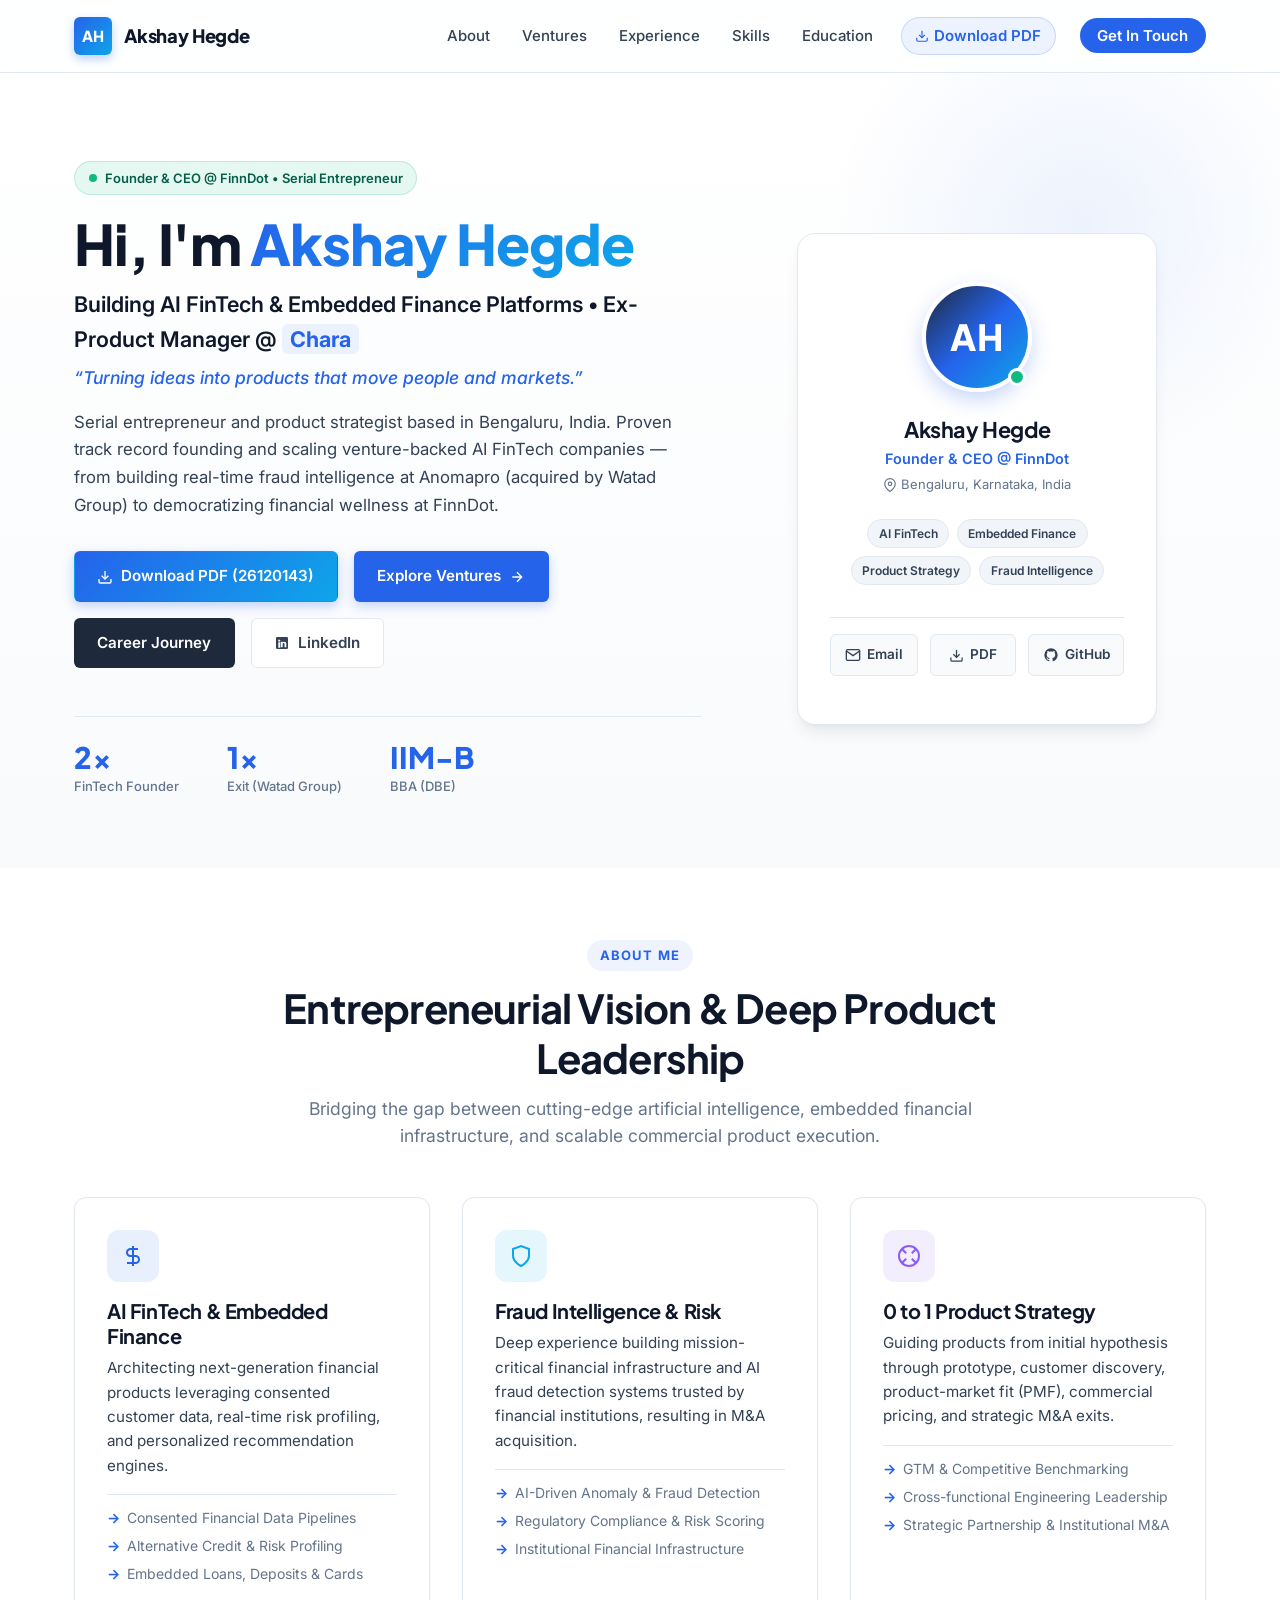
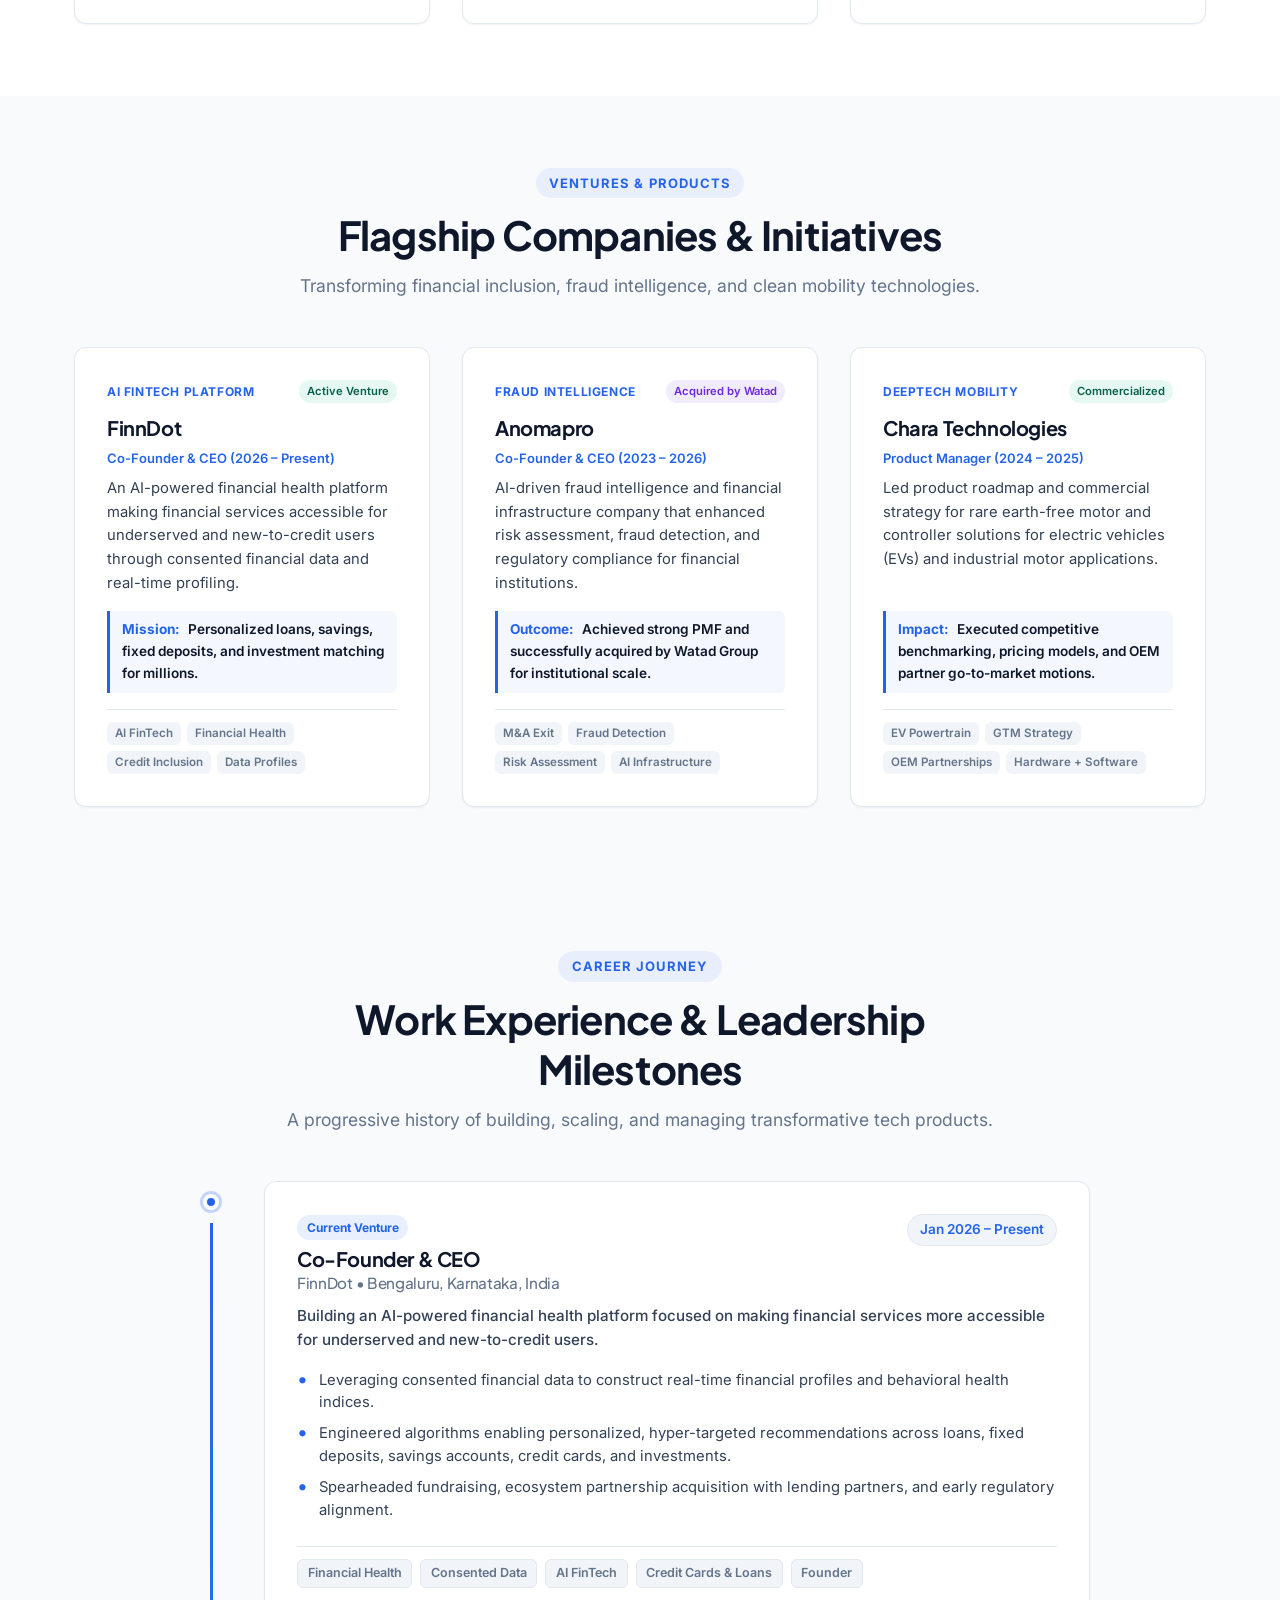
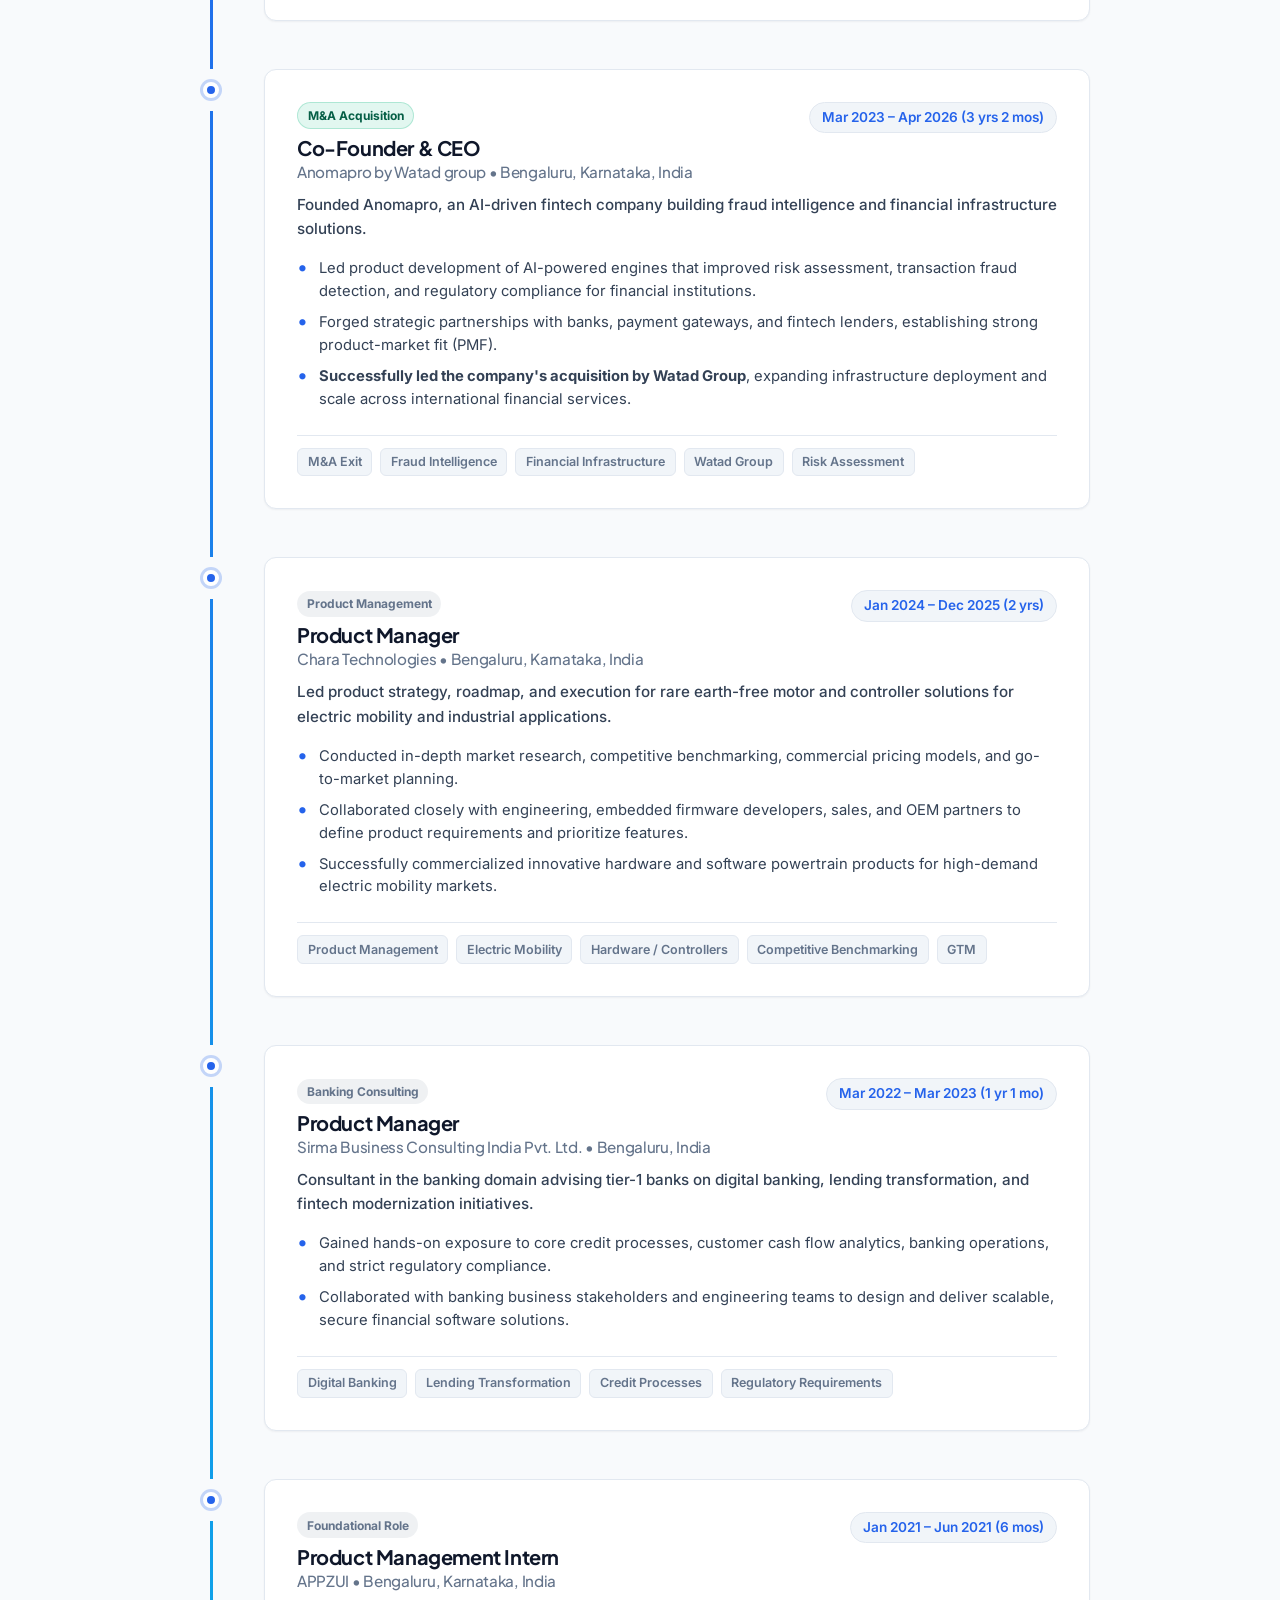
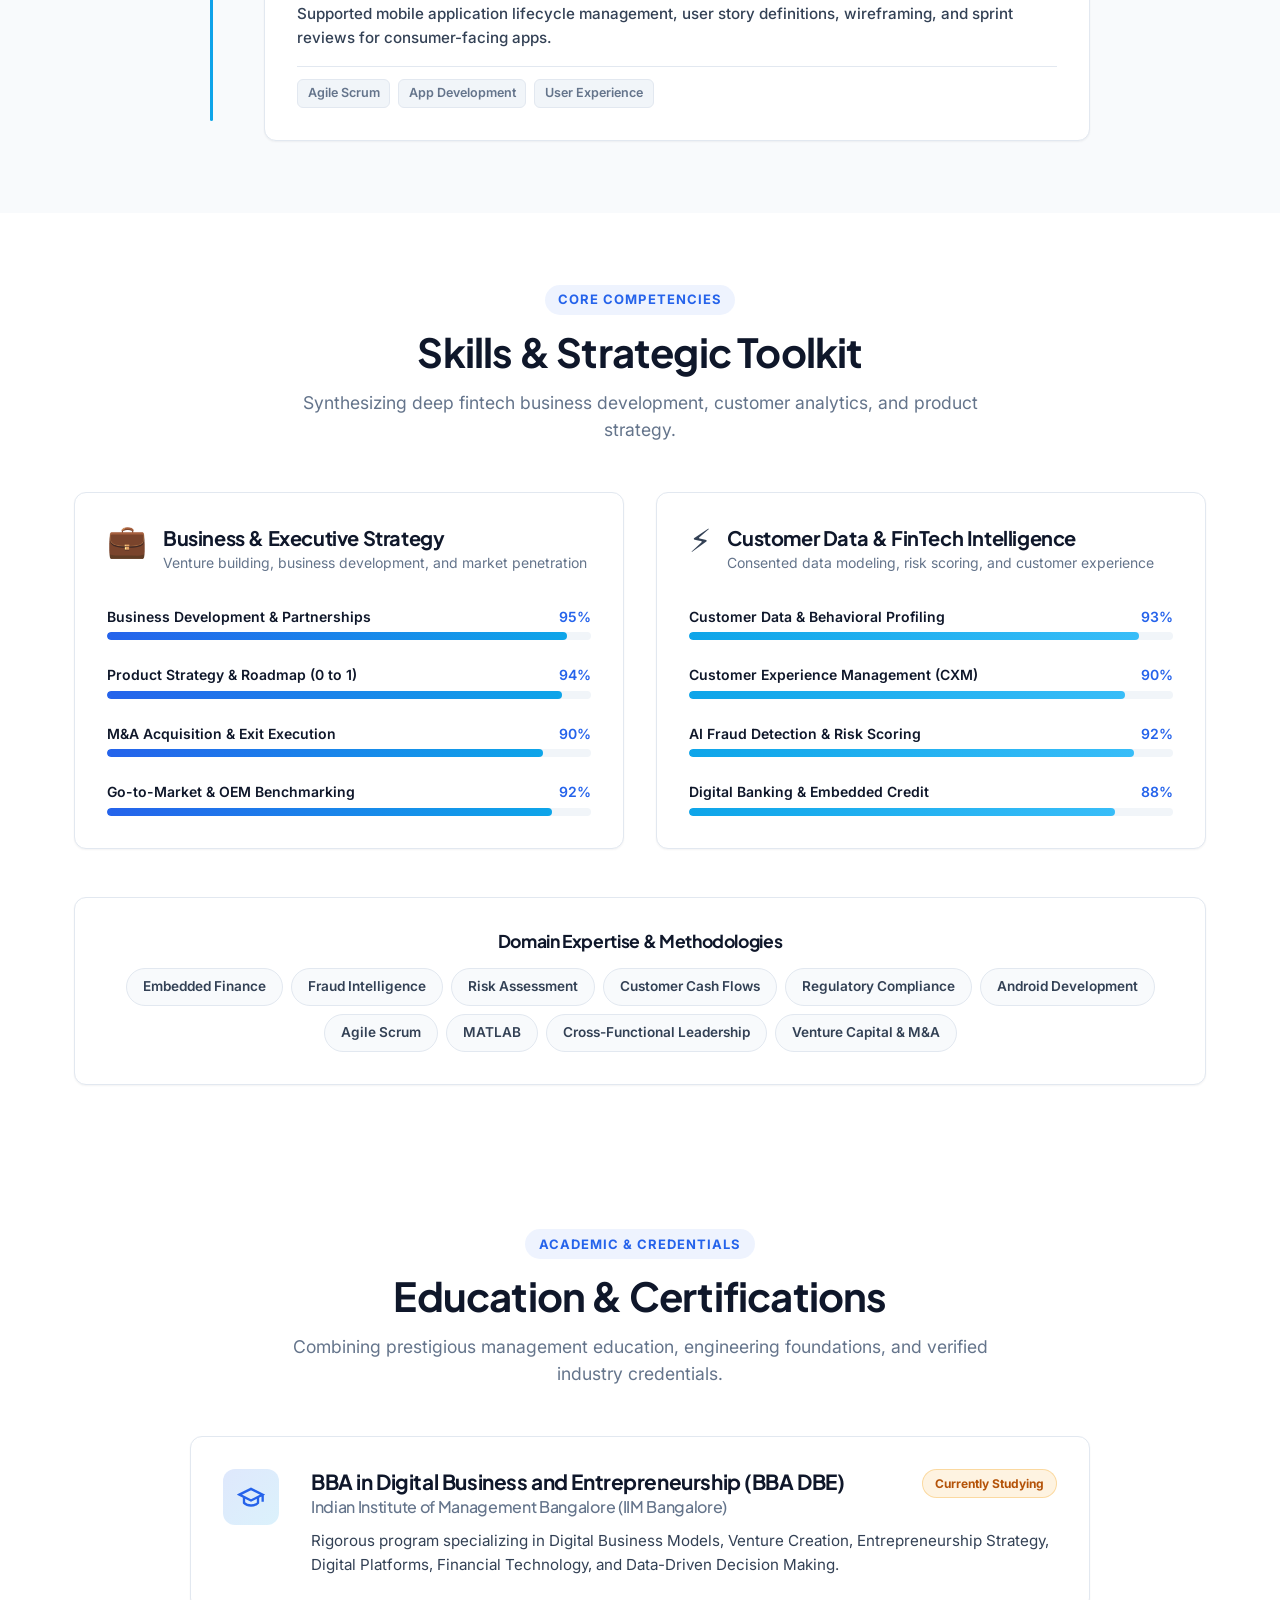
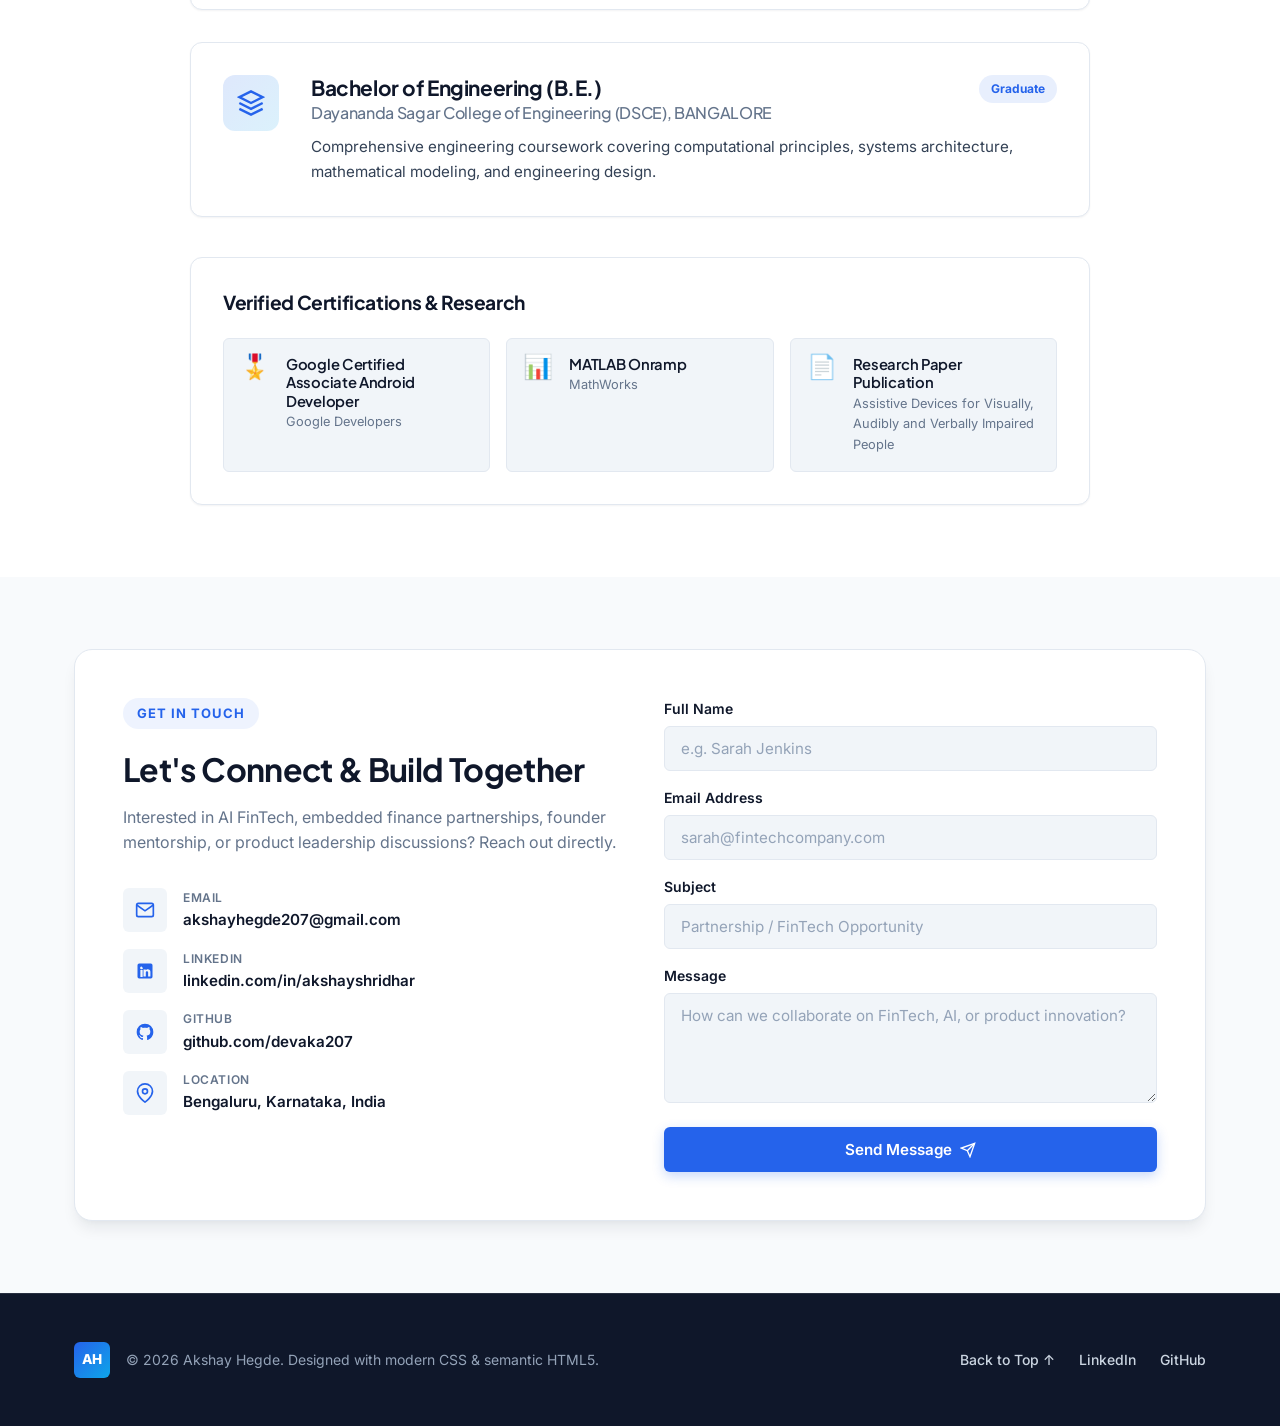
<file: index.html>
<!DOCTYPE html>
<html lang="en">
<head>
  <meta charset="UTF-8">
  <meta name="viewport" content="width=device-width, initial-scale=1.0">
  <meta name="description" content="Personal Resume & Portfolio Website of Akshay Hegde - Founder & CEO @ FinnDot | Serial Entrepreneur | AI FinTech & Embedded Finance">
  <title>Akshay Hegde | Founder & CEO @ FinnDot | AI FinTech & Product Strategy</title>

  <!-- Google Fonts: Plus Jakarta Sans (Headings) & Inter (Body) -->
  <link rel="preconnect" href="https://fonts.googleapis.com">
  <link rel="preconnect" href="https://fonts.gstatic.com" crossorigin>
  <link href="https://fonts.googleapis.com/css2?family=Inter:wght@300;400;500;600;700&family=Plus+Jakarta+Sans:wght@500;600;700;800&display=swap" rel="stylesheet">

  <!-- Main Stylesheet -->
  <link rel="stylesheet" href="styles.css">
</head>
<body>

  <!-- Top Sticky Navigation Bar -->
  <header id="main-header">
    <div class="nav-container">
      <a href="#hero" class="brand-logo">
        <span class="logo-mark">AH</span>
        <span class="logo-text">Akshay Hegde</span>
      </a>

      <!-- Mobile Hamburger Button -->
      <button class="nav-toggle" id="nav-toggle" aria-label="Toggle Navigation Menu">
        <span class="bar"></span>
        <span class="bar"></span>
        <span class="bar"></span>
      </button>

      <!-- Navigation Links -->
      <nav id="nav-menu" class="nav-menu">
        <ul class="nav-list">
          <li class="nav-item"><a href="#about" class="nav-link">About</a></li>
          <li class="nav-item"><a href="#ventures" class="nav-link">Ventures</a></li>
          <li class="nav-item"><a href="#experience" class="nav-link">Experience</a></li>
          <li class="nav-item"><a href="#skills" class="nav-link">Skills</a></li>
          <li class="nav-item"><a href="#education" class="nav-link">Education</a></li>
          <li class="nav-item">
            <a href="26120143_WD_MTProject.pdf" download="26120143_WD_MTProject.pdf" class="nav-link nav-download" title="Download PDF: 26120143_WD_MTProject.pdf">
              <svg width="14" height="14" viewBox="0 0 24 24" fill="none" stroke="currentColor" stroke-width="2"><path d="M21 15v4a2 2 0 0 1-2 2H5a2 2 0 0 1-2-2v-4"/><polyline points="7 10 12 15 17 10"/><line x1="12" y1="15" x2="12" y2="3"/></svg>
              <span>Download PDF</span>
            </a>
          </li>
          <li class="nav-item"><a href="#contact" class="nav-link nav-cta">Get In Touch</a></li>
        </ul>
      </nav>
    </div>
  </header>

  <!-- Hero Section -->
  <section id="hero" class="hero-section">
    <div class="container hero-container">
      <div class="hero-content">
        <div class="badge-pill">
          <span class="pulse-indicator"></span>
          <span>Founder & CEO @ FinnDot • Serial Entrepreneur</span>
        </div>
        <h1 class="hero-title">
          Hi, I'm <span class="text-highlight">Akshay Hegde</span>
        </h1>
        <p class="hero-subtitle">
          Building AI FinTech & Embedded Finance Platforms • Ex-Product Manager @ <strong class="company-tag">Chara</strong>
        </p>
        <p class="hero-quote">
          &ldquo;Turning ideas into products that move people and markets.&rdquo;
        </p>
        <p class="hero-description">
          Serial entrepreneur and product strategist based in Bengaluru, India. Proven track record founding and scaling venture-backed AI FinTech companies — from building real-time fraud intelligence at Anomapro (acquired by Watad Group) to democratizing financial wellness at FinnDot.
        </p>

        <!-- Call to Action Buttons -->
        <div class="hero-actions">
          <a href="26120143_WD_MTProject.pdf" download="26120143_WD_MTProject.pdf" class="btn btn-download">
            <svg class="btn-icon" width="16" height="16" viewBox="0 0 24 24" fill="none" stroke="currentColor" stroke-width="2"><path d="M21 15v4a2 2 0 0 1-2 2H5a2 2 0 0 1-2-2v-4"/><polyline points="7 10 12 15 17 10"/><line x1="12" y1="15" x2="12" y2="3"/></svg>
            <span>Download PDF (26120143)</span>
          </a>
          <a href="#ventures" class="btn btn-primary">
            <span>Explore Ventures</span>
            <svg class="btn-icon" width="16" height="16" viewBox="0 0 24 24" fill="none" stroke="currentColor" stroke-width="2"><path d="M5 12h14M12 5l7 7-7 7"/></svg>
          </a>
          <a href="#experience" class="btn btn-secondary">
            <span>Career Journey</span>
          </a>
          <a href="https://www.linkedin.com/in/akshayshridhar/" target="_blank" rel="noopener noreferrer" class="btn btn-outline">
            <svg class="social-icon" width="16" height="16" viewBox="0 0 24 24" fill="currentColor"><path d="M19 3a2 2 0 0 1 2 2v14a2 2 0 0 1-2 2H5a2 2 0 0 1-2-2V5a2 2 0 0 1 2-2h14m-.5 15.5v-5.3a3.26 3.26 0 0 0-3.26-3.26c-.85 0-1.84.52-2.28 1.3v-1.11h-2.79v8.37h2.79v-4.93c0-.77.62-1.4 1.39-1.4a1.4 1.4 0 0 1 1.4 1.4v4.93h2.75M6.46 10.9v8.37H9.2V10.9H6.46M7.83 6.64c-.92 0-1.66.74-1.66 1.66 0 .92.74 1.66 1.66 1.66.92 0 1.66-.74 1.66-1.66Z"/></svg>
            <span>LinkedIn</span>
          </a>
        </div>

        <!-- Metric Highlights Counter -->
        <div class="hero-stats">
          <div class="stat-item">
            <span class="stat-number">2x</span>
            <span class="stat-label">FinTech Founder</span>
          </div>
          <div class="stat-item">
            <span class="stat-number">1x</span>
            <span class="stat-label">Exit (Watad Group)</span>
          </div>
          <div class="stat-item">
            <span class="stat-number">IIM-B</span>
            <span class="stat-label">BBA (DBE)</span>
          </div>
        </div>
      </div>

      <!-- Hero Visual / Profile Card -->
      <div class="hero-visual">
        <div class="profile-card">
          <div class="profile-avatar-container">
            <div class="avatar-gradient-circle">
              <span class="avatar-initials">AH</span>
            </div>
            <div class="online-status" title="Active in Bengaluru, India"></div>
          </div>
          <h3 class="profile-name">Akshay Hegde</h3>
          <p class="profile-role">Founder & CEO @ FinnDot</p>
          <p class="profile-location">
            <svg width="14" height="14" viewBox="0 0 24 24" fill="none" stroke="currentColor" stroke-width="2"><path d="M21 10c0 7-9 13-9 13s-9-6-9-13a9 9 0 0 1 18 0z"/><circle cx="12" cy="10" r="3"/></svg>
            Bengaluru, Karnataka, India
          </p>

          <div class="profile-tags">
            <span class="tag">AI FinTech</span>
            <span class="tag">Embedded Finance</span>
            <span class="tag">Product Strategy</span>
            <span class="tag">Fraud Intelligence</span>
          </div>

          <div class="profile-connect">
            <a href="mailto:akshayhegde207@gmail.com" class="profile-link">
              <svg width="16" height="16" viewBox="0 0 24 24" fill="none" stroke="currentColor" stroke-width="2"><path d="M4 4h16c1.1 0 2 .9 2 2v12c0 1.1-.9 2-2 2H4c-1.1 0-2-.9-2-2V6c0-1.1.9-2 2-2z"/><polyline points="22,6 12,13 2,6"/></svg>
              <span>Email</span>
            </a>
            <a href="26120143_WD_MTProject.pdf" download="26120143_WD_MTProject.pdf" class="profile-link" title="Download 26120143_WD_MTProject.pdf">
              <svg width="15" height="15" viewBox="0 0 24 24" fill="none" stroke="currentColor" stroke-width="2"><path d="M21 15v4a2 2 0 0 1-2 2H5a2 2 0 0 1-2-2v-4"/><polyline points="7 10 12 15 17 10"/><line x1="12" y1="15" x2="12" y2="3"/></svg>
              <span>PDF</span>
            </a>
            <a href="https://github.com/devaka207" target="_blank" rel="noopener noreferrer" class="profile-link">
              <svg width="16" height="16" viewBox="0 0 24 24" fill="currentColor"><path d="M12 2A10 10 0 0 0 2 12c0 4.42 2.87 8.17 6.84 9.5.5.08.66-.23.66-.5v-1.69c-2.77.6-3.36-1.34-3.36-1.34-.46-1.16-1.11-1.47-1.11-1.47-.91-.62.07-.6.07-.6 1 .07 1.53 1.03 1.53 1.03.87 1.52 2.34 1.07 2.91.83.1-.65.35-1.09.63-1.34-2.22-.25-4.55-1.11-4.55-4.92 0-1.11.38-2 1.03-2.71-.1-.25-.45-1.29.1-2.64 0 0 .84-.27 2.75 1.02.79-.22 1.65-.33 2.5-.33.85 0 1.71.11 2.5.33 1.91-1.29 2.75-1.02 2.75-1.02.55 1.35.2 2.39.1 2.64.65.71 1.03 1.6 1.03 2.71 0 3.82-2.34 4.66-4.57 4.91.36.31.69.92.69 1.85V21c0 .27.16.59.67.5C19.14 20.16 22 16.42 22 12A10 10 0 0 0 12 2Z"/></svg>
              <span>GitHub</span>
            </a>
          </div>
        </div>
      </div>
    </div>
  </section>

  <!-- About Section -->
  <section id="about" class="section about-section">
    <div class="container">
      <div class="section-header">
        <span class="section-tag">About Me</span>
        <h2 class="section-title">Entrepreneurial Vision & Deep Product Leadership</h2>
        <p class="section-subtitle">
          Bridging the gap between cutting-edge artificial intelligence, embedded financial infrastructure, and scalable commercial product execution.
        </p>
      </div>

      <div class="grid grid-3">
        <!-- Feature Card 1 -->
        <article class="card feature-card">
          <div class="card-icon-wrapper bg-blue-subtle">
            <svg class="card-icon" width="24" height="24" viewBox="0 0 24 24" fill="none" stroke="currentColor" stroke-width="2"><path d="M12 2v20M17 5H9.5a3.5 3.5 0 0 0 0 7h5a3.5 3.5 0 0 1 0 7H6"/></svg>
          </div>
          <h3 class="card-title">AI FinTech & Embedded Finance</h3>
          <p class="card-body">
            Architecting next-generation financial products leveraging consented customer data, real-time risk profiling, and personalized recommendation engines.
          </p>
          <ul class="card-list">
            <li>Consented Financial Data Pipelines</li>
            <li>Alternative Credit & Risk Profiling</li>
            <li>Embedded Loans, Deposits & Cards</li>
          </ul>
        </article>

        <!-- Feature Card 2 -->
        <article class="card feature-card">
          <div class="card-icon-wrapper bg-cyan-subtle">
            <svg class="card-icon" width="24" height="24" viewBox="0 0 24 24" fill="none" stroke="currentColor" stroke-width="2"><path d="M12 22s8-4 8-10V5l-8-3-8 3v7c0 6 8 10 8 10z"/></svg>
          </div>
          <h3 class="card-title">Fraud Intelligence & Risk</h3>
          <p class="card-body">
            Deep experience building mission-critical financial infrastructure and AI fraud detection systems trusted by financial institutions, resulting in M&A acquisition.
          </p>
          <ul class="card-list">
            <li>AI-Driven Anomaly & Fraud Detection</li>
            <li>Regulatory Compliance & Risk Scoring</li>
            <li>Institutional Financial Infrastructure</li>
          </ul>
        </article>

        <!-- Feature Card 3 -->
        <article class="card feature-card">
          <div class="card-icon-wrapper bg-indigo-subtle">
            <svg class="card-icon" width="24" height="24" viewBox="0 0 24 24" fill="none" stroke="currentColor" stroke-width="2"><circle cx="12" cy="12" r="10"/><path d="m4.93 4.93 4.24 4.24M14.83 9.17l4.24-4.24M14.83 14.83l4.24 4.24M9.17 14.83l-4.24 4.24"/></svg>
          </div>
          <h3 class="card-title">0 to 1 Product Strategy</h3>
          <p class="card-body">
            Guiding products from initial hypothesis through prototype, customer discovery, product-market fit (PMF), commercial pricing, and strategic M&A exits.
          </p>
          <ul class="card-list">
            <li>GTM & Competitive Benchmarking</li>
            <li>Cross-functional Engineering Leadership</li>
            <li>Strategic Partnership & Institutional M&A</li>
          </ul>
        </article>
      </div>
    </div>
  </section>

  <!-- Featured Ventures Section -->
  <section id="ventures" class="section ventures-section">
    <div class="container">
      <div class="section-header">
        <span class="section-tag">Ventures & Products</span>
        <h2 class="section-title">Flagship Companies & Initiatives</h2>
        <p class="section-subtitle">Transforming financial inclusion, fraud intelligence, and clean mobility technologies.</p>
      </div>

      <div class="grid grid-3">
        <!-- Venture Card 1 -->
        <div class="card project-card">
          <div class="project-header">
            <span class="project-category">AI FinTech Platform</span>
            <div class="project-status">Active Venture</div>
          </div>
          <h3 class="project-title">FinnDot</h3>
          <p class="project-role-tag">Co-Founder & CEO (2026 – Present)</p>
          <p class="project-description">
            An AI-powered financial health platform making financial services accessible for underserved and new-to-credit users through consented financial data and real-time profiling.
          </p>
          <div class="project-impact">
            <span class="impact-label">Mission:</span>
            <span class="impact-value">Personalized loans, savings, fixed deposits, and investment matching for millions.</span>
          </div>
          <div class="project-stack">
            <span class="mini-tag">AI FinTech</span>
            <span class="mini-tag">Financial Health</span>
            <span class="mini-tag">Credit Inclusion</span>
            <span class="mini-tag">Data Profiles</span>
          </div>
        </div>

        <!-- Venture Card 2 -->
        <div class="card project-card">
          <div class="project-header">
            <span class="project-category">Fraud Intelligence</span>
            <div class="project-status status-acquired">Acquired by Watad</div>
          </div>
          <h3 class="project-title">Anomapro</h3>
          <p class="project-role-tag">Co-Founder & CEO (2023 – 2026)</p>
          <p class="project-description">
            AI-driven fraud intelligence and financial infrastructure company that enhanced risk assessment, fraud detection, and regulatory compliance for financial institutions.
          </p>
          <div class="project-impact">
            <span class="impact-label">Outcome:</span>
            <span class="impact-value">Achieved strong PMF and successfully acquired by Watad Group for institutional scale.</span>
          </div>
          <div class="project-stack">
            <span class="mini-tag">M&A Exit</span>
            <span class="mini-tag">Fraud Detection</span>
            <span class="mini-tag">Risk Assessment</span>
            <span class="mini-tag">AI Infrastructure</span>
          </div>
        </div>

        <!-- Venture Card 3 -->
        <div class="card project-card">
          <div class="project-header">
            <span class="project-category">DeepTech Mobility</span>
            <div class="project-status">Commercialized</div>
          </div>
          <h3 class="project-title">Chara Technologies</h3>
          <p class="project-role-tag">Product Manager (2024 – 2025)</p>
          <p class="project-description">
            Led product roadmap and commercial strategy for rare earth-free motor and controller solutions for electric vehicles (EVs) and industrial motor applications.
          </p>
          <div class="project-impact">
            <span class="impact-label">Impact:</span>
            <span class="impact-value">Executed competitive benchmarking, pricing models, and OEM partner go-to-market motions.</span>
          </div>
          <div class="project-stack">
            <span class="mini-tag">EV Powertrain</span>
            <span class="mini-tag">GTM Strategy</span>
            <span class="mini-tag">OEM Partnerships</span>
            <span class="mini-tag">Hardware + Software</span>
          </div>
        </div>
      </div>
    </div>
  </section>

  <!-- Experience Timeline Section -->
  <section id="experience" class="section experience-section">
    <div class="container">
      <div class="section-header">
        <span class="section-tag">Career Journey</span>
        <h2 class="section-title">Work Experience & Leadership Milestones</h2>
        <p class="section-subtitle">A progressive history of building, scaling, and managing transformative tech products.</p>
      </div>

      <div class="timeline">
        <!-- Experience Item 1: FinnDot -->
        <div class="timeline-item">
          <div class="timeline-marker">
            <span class="marker-dot"></span>
          </div>
          <div class="timeline-card card">
            <div class="timeline-header">
              <div>
                <span class="timeline-badge">Current Venture</span>
                <h3 class="timeline-role">Co-Founder & CEO</h3>
                <h4 class="timeline-company">FinnDot • Bengaluru, Karnataka, India</h4>
              </div>
              <span class="timeline-date">Jan 2026 – Present</span>
            </div>
            <p class="timeline-summary">
              Building an AI-powered financial health platform focused on making financial services more accessible for underserved and new-to-credit users.
            </p>
            <ul class="timeline-points">
              <li>Leveraging consented financial data to construct real-time financial profiles and behavioral health indices.</li>
              <li>Engineered algorithms enabling personalized, hyper-targeted recommendations across loans, fixed deposits, savings accounts, credit cards, and investments.</li>
              <li>Spearheaded fundraising, ecosystem partnership acquisition with lending partners, and early regulatory alignment.</li>
            </ul>
            <div class="item-tags">
              <span class="tech-tag">Financial Health</span>
              <span class="tech-tag">Consented Data</span>
              <span class="tech-tag">AI FinTech</span>
              <span class="tech-tag">Credit Cards & Loans</span>
              <span class="tech-tag">Founder</span>
            </div>
          </div>
        </div>

        <!-- Experience Item 2: Anomapro by Watad group -->
        <div class="timeline-item">
          <div class="timeline-marker">
            <span class="marker-dot"></span>
          </div>
          <div class="timeline-card card">
            <div class="timeline-header">
              <div>
                <span class="timeline-badge badge-success">M&A Acquisition</span>
                <h3 class="timeline-role">Co-Founder & CEO</h3>
                <h4 class="timeline-company">Anomapro by Watad group • Bengaluru, Karnataka, India</h4>
              </div>
              <span class="timeline-date">Mar 2023 – Apr 2026 (3 yrs 2 mos)</span>
            </div>
            <p class="timeline-summary">
              Founded Anomapro, an AI-driven fintech company building fraud intelligence and financial infrastructure solutions.
            </p>
            <ul class="timeline-points">
              <li>Led product development of AI-powered engines that improved risk assessment, transaction fraud detection, and regulatory compliance for financial institutions.</li>
              <li>Forged strategic partnerships with banks, payment gateways, and fintech lenders, establishing strong product-market fit (PMF).</li>
              <li><strong>Successfully led the company's acquisition by Watad Group</strong>, expanding infrastructure deployment and scale across international financial services.</li>
            </ul>
            <div class="item-tags">
              <span class="tech-tag">M&A Exit</span>
              <span class="tech-tag">Fraud Intelligence</span>
              <span class="tech-tag">Financial Infrastructure</span>
              <span class="tech-tag">Watad Group</span>
              <span class="tech-tag">Risk Assessment</span>
            </div>
          </div>
        </div>

        <!-- Experience Item 3: Chara Technologies -->
        <div class="timeline-item">
          <div class="timeline-marker">
            <span class="marker-dot"></span>
          </div>
          <div class="timeline-card card">
            <div class="timeline-header">
              <div>
                <span class="timeline-badge badge-secondary">Product Management</span>
                <h3 class="timeline-role">Product Manager</h3>
                <h4 class="timeline-company">Chara Technologies • Bengaluru, Karnataka, India</h4>
              </div>
              <span class="timeline-date">Jan 2024 – Dec 2025 (2 yrs)</span>
            </div>
            <p class="timeline-summary">
              Led product strategy, roadmap, and execution for rare earth-free motor and controller solutions for electric mobility and industrial applications.
            </p>
            <ul class="timeline-points">
              <li>Conducted in-depth market research, competitive benchmarking, commercial pricing models, and go-to-market planning.</li>
              <li>Collaborated closely with engineering, embedded firmware developers, sales, and OEM partners to define product requirements and prioritize features.</li>
              <li>Successfully commercialized innovative hardware and software powertrain products for high-demand electric mobility markets.</li>
            </ul>
            <div class="item-tags">
              <span class="tech-tag">Product Management</span>
              <span class="tech-tag">Electric Mobility</span>
              <span class="tech-tag">Hardware / Controllers</span>
              <span class="tech-tag">Competitive Benchmarking</span>
              <span class="tech-tag">GTM</span>
            </div>
          </div>
        </div>

        <!-- Experience Item 4: Sirma Business Consulting -->
        <div class="timeline-item">
          <div class="timeline-marker">
            <span class="marker-dot"></span>
          </div>
          <div class="timeline-card card">
            <div class="timeline-header">
              <div>
                <span class="timeline-badge badge-secondary">Banking Consulting</span>
                <h3 class="timeline-role">Product Manager</h3>
                <h4 class="timeline-company">Sirma Business Consulting India Pvt. Ltd. • Bengaluru, India</h4>
              </div>
              <span class="timeline-date">Mar 2022 – Mar 2023 (1 yr 1 mo)</span>
            </div>
            <p class="timeline-summary">
              Consultant in the banking domain advising tier-1 banks on digital banking, lending transformation, and fintech modernization initiatives.
            </p>
            <ul class="timeline-points">
              <li>Gained hands-on exposure to core credit processes, customer cash flow analytics, banking operations, and strict regulatory compliance.</li>
              <li>Collaborated with banking business stakeholders and engineering teams to design and deliver scalable, secure financial software solutions.</li>
            </ul>
            <div class="item-tags">
              <span class="tech-tag">Digital Banking</span>
              <span class="tech-tag">Lending Transformation</span>
              <span class="tech-tag">Credit Processes</span>
              <span class="tech-tag">Regulatory Requirements</span>
            </div>
          </div>
        </div>

        <!-- Experience Item 5: APPZUI -->
        <div class="timeline-item">
          <div class="timeline-marker">
            <span class="marker-dot"></span>
          </div>
          <div class="timeline-card card">
            <div class="timeline-header">
              <div>
                <span class="timeline-badge badge-secondary">Foundational Role</span>
                <h3 class="timeline-role">Product Management Intern</h3>
                <h4 class="timeline-company">APPZUI • Bengaluru, Karnataka, India</h4>
              </div>
              <span class="timeline-date">Jan 2021 – Jun 2021 (6 mos)</span>
            </div>
            <p class="timeline-summary">
              Supported mobile application lifecycle management, user story definitions, wireframing, and sprint reviews for consumer-facing apps.
            </p>
            <div class="item-tags">
              <span class="tech-tag">Agile Scrum</span>
              <span class="tech-tag">App Development</span>
              <span class="tech-tag">User Experience</span>
            </div>
          </div>
        </div>
      </div>
    </div>
  </section>

  <!-- Skills & Competencies Section -->
  <section id="skills" class="section skills-section">
    <div class="container">
      <div class="section-header">
        <span class="section-tag">Core Competencies</span>
        <h2 class="section-title">Skills & Strategic Toolkit</h2>
        <p class="section-subtitle">Synthesizing deep fintech business development, customer analytics, and product strategy.</p>
      </div>

      <div class="grid grid-2">
        <!-- Skill Category 1 -->
        <div class="skill-group-card card">
          <div class="skill-category-header">
            <div class="category-icon">💼</div>
            <div>
              <h3 class="category-title">Business & Executive Strategy</h3>
              <p class="category-description">Venture building, business development, and market penetration</p>
            </div>
          </div>
          <div class="skills-list">
            <div class="skill-bar-wrapper">
              <div class="skill-meta">
                <span class="skill-name">Business Development & Partnerships</span>
                <span class="skill-percent">95%</span>
              </div>
              <div class="skill-track">
                <div class="skill-progress" style="width: 95%;"></div>
              </div>
            </div>

            <div class="skill-bar-wrapper">
              <div class="skill-meta">
                <span class="skill-name">Product Strategy & Roadmap (0 to 1)</span>
                <span class="skill-percent">94%</span>
              </div>
              <div class="skill-track">
                <div class="skill-progress" style="width: 94%;"></div>
              </div>
            </div>

            <div class="skill-bar-wrapper">
              <div class="skill-meta">
                <span class="skill-name">M&A Acquisition & Exit Execution</span>
                <span class="skill-percent">90%</span>
              </div>
              <div class="skill-track">
                <div class="skill-progress" style="width: 90%;"></div>
              </div>
            </div>

            <div class="skill-bar-wrapper">
              <div class="skill-meta">
                <span class="skill-name">Go-to-Market & OEM Benchmarking</span>
                <span class="skill-percent">92%</span>
              </div>
              <div class="skill-track">
                <div class="skill-progress" style="width: 92%;"></div>
              </div>
            </div>
          </div>
        </div>

        <!-- Skill Category 2 -->
        <div class="skill-group-card card">
          <div class="skill-category-header">
            <div class="category-icon">⚡</div>
            <div>
              <h3 class="category-title">Customer Data & FinTech Intelligence</h3>
              <p class="category-description">Consented data modeling, risk scoring, and customer experience</p>
            </div>
          </div>
          <div class="skills-list">
            <div class="skill-bar-wrapper">
              <div class="skill-meta">
                <span class="skill-name">Customer Data & Behavioral Profiling</span>
                <span class="skill-percent">93%</span>
              </div>
              <div class="skill-track">
                <div class="skill-progress bg-accent" style="width: 93%;"></div>
              </div>
            </div>

            <div class="skill-bar-wrapper">
              <div class="skill-meta">
                <span class="skill-name">Customer Experience Management (CXM)</span>
                <span class="skill-percent">90%</span>
              </div>
              <div class="skill-track">
                <div class="skill-progress bg-accent" style="width: 90%;"></div>
              </div>
            </div>

            <div class="skill-bar-wrapper">
              <div class="skill-meta">
                <span class="skill-name">AI Fraud Detection & Risk Scoring</span>
                <span class="skill-percent">92%</span>
              </div>
              <div class="skill-track">
                <div class="skill-progress bg-accent" style="width: 92%;"></div>
              </div>
            </div>

            <div class="skill-bar-wrapper">
              <div class="skill-meta">
                <span class="skill-name">Digital Banking & Embedded Credit</span>
                <span class="skill-percent">88%</span>
              </div>
              <div class="skill-track">
                <div class="skill-progress bg-accent" style="width: 88%;"></div>
              </div>
            </div>
          </div>
        </div>
      </div>

      <!-- Domain Badges Cloud -->
      <div class="skills-cloud card">
        <h4 class="cloud-title">Domain Expertise & Methodologies</h4>
        <div class="badge-container">
          <span class="cloud-badge">Embedded Finance</span>
          <span class="cloud-badge">Fraud Intelligence</span>
          <span class="cloud-badge">Risk Assessment</span>
          <span class="cloud-badge">Customer Cash Flows</span>
          <span class="cloud-badge">Regulatory Compliance</span>
          <span class="cloud-badge">Android Development</span>
          <span class="cloud-badge">Agile Scrum</span>
          <span class="cloud-badge">MATLAB</span>
          <span class="cloud-badge">Cross-Functional Leadership</span>
          <span class="cloud-badge">Venture Capital & M&A</span>
        </div>
      </div>
    </div>
  </section>

  <!-- Education & Certifications Section -->
  <section id="education" class="section education-section">
    <div class="container">
      <div class="section-header">
        <span class="section-tag">Academic & Credentials</span>
        <h2 class="section-title">Education & Certifications</h2>
        <p class="section-subtitle">Combining prestigious management education, engineering foundations, and verified industry credentials.</p>
      </div>

      <div class="education-grid">
        <!-- Education Card 1: IIM Bangalore -->
        <div class="card edu-card">
          <div class="edu-icon">
            <svg width="28" height="28" viewBox="0 0 24 24" fill="none" stroke="currentColor" stroke-width="2"><path d="M22 10v6M2 10l10-5 10 5-10 5z"/><path d="M6 12v5c3 3 9 3 12 0v-5"/></svg>
          </div>
          <div class="edu-content">
            <div class="edu-header">
              <div>
                <h3 class="edu-degree">BBA in Digital Business and Entrepreneurship (BBA DBE)</h3>
                <h4 class="edu-school">Indian Institute of Management Bangalore (IIM Bangalore)</h4>
              </div>
              <span class="edu-badge badge-prestigious">Currently Studying</span>
            </div>
            <p class="edu-description">
              Rigorous program specializing in Digital Business Models, Venture Creation, Entrepreneurship Strategy, Digital Platforms, Financial Technology, and Data-Driven Decision Making.
            </p>
          </div>
        </div>

        <!-- Education Card 2: DSCE Bangalore -->
        <div class="card edu-card">
          <div class="edu-icon">
            <svg width="28" height="28" viewBox="0 0 24 24" fill="none" stroke="currentColor" stroke-width="2"><path d="M12 2L2 7l10 5 10-5-10-5zM2 17l10 5 10-5M2 12l10 5 10-5"/></svg>
          </div>
          <div class="edu-content">
            <div class="edu-header">
              <div>
                <h3 class="edu-degree">Bachelor of Engineering (B.E.)</h3>
                <h4 class="edu-school">Dayananda Sagar College of Engineering (DSCE), BANGALORE</h4>
              </div>
              <span class="edu-badge">Graduate</span>
            </div>
            <p class="edu-description">
              Comprehensive engineering coursework covering computational principles, systems architecture, mathematical modeling, and engineering design.
            </p>
          </div>
        </div>

        <!-- Certifications & Research Card -->
        <div class="card cert-card">
          <h3 class="cert-title">Verified Certifications & Research</h3>
          <div class="cert-grid">
            <div class="cert-item">
              <span class="cert-badge-icon">🎖️</span>
              <div>
                <h4 class="cert-name">Google Certified Associate Android Developer</h4>
                <p class="cert-issuer">Google Developers</p>
              </div>
            </div>

            <div class="cert-item">
              <span class="cert-badge-icon">📊</span>
              <div>
                <h4 class="cert-name">MATLAB Onramp</h4>
                <p class="cert-issuer">MathWorks</p>
              </div>
            </div>

            <div class="cert-item">
              <span class="cert-badge-icon">📄</span>
              <div>
                <h4 class="cert-name">Research Paper Publication</h4>
                <p class="cert-issuer">Assistive Devices for Visually, Audibly and Verbally Impaired People</p>
              </div>
            </div>
          </div>
        </div>
      </div>
    </div>
  </section>

  <!-- Contact & Get In Touch Section -->
  <section id="contact" class="section contact-section">
    <div class="container">
      <div class="contact-wrapper card">
        <div class="contact-info">
          <span class="section-tag">Get in Touch</span>
          <h2 class="contact-title">Let's Connect & Build Together</h2>
          <p class="contact-text">
            Interested in AI FinTech, embedded finance partnerships, founder mentorship, or product leadership discussions? Reach out directly.
          </p>

          <div class="contact-details">
            <div class="contact-item">
              <div class="contact-icon-box">
                <svg width="20" height="20" viewBox="0 0 24 24" fill="none" stroke="currentColor" stroke-width="2"><path d="M4 4h16c1.1 0 2 .9 2 2v12c0 1.1-.9 2-2 2H4c-1.1 0-2-.9-2-2V6c0-1.1.9-2 2-2z"/><polyline points="22,6 12,13 2,6"/></svg>
              </div>
              <div>
                <span class="detail-label">Email</span>
                <a href="mailto:akshayhegde207@gmail.com" class="detail-value">akshayhegde207@gmail.com</a>
              </div>
            </div>

            <div class="contact-item">
              <div class="contact-icon-box">
                <svg width="20" height="20" viewBox="0 0 24 24" fill="currentColor"><path d="M19 3a2 2 0 0 1 2 2v14a2 2 0 0 1-2 2H5a2 2 0 0 1-2-2V5a2 2 0 0 1 2-2h14m-.5 15.5v-5.3a3.26 3.26 0 0 0-3.26-3.26c-.85 0-1.84.52-2.28 1.3v-1.11h-2.79v8.37h2.79v-4.93c0-.77.62-1.4 1.39-1.4a1.4 1.4 0 0 1 1.4 1.4v4.93h2.75M6.46 10.9v8.37H9.2V10.9H6.46M7.83 6.64c-.92 0-1.66.74-1.66 1.66 0 .92.74 1.66 1.66 1.66.92 0 1.66-.74 1.66-1.66Z"/></svg>
              </div>
              <div>
                <span class="detail-label">LinkedIn</span>
                <a href="https://www.linkedin.com/in/akshayshridhar/" target="_blank" rel="noopener noreferrer" class="detail-value">linkedin.com/in/akshayshridhar</a>
              </div>
            </div>

            <div class="contact-item">
              <div class="contact-icon-box">
                <svg width="20" height="20" viewBox="0 0 24 24" fill="currentColor"><path d="M12 2A10 10 0 0 0 2 12c0 4.42 2.87 8.17 6.84 9.5.5.08.66-.23.66-.5v-1.69c-2.77.6-3.36-1.34-3.36-1.34-.46-1.16-1.11-1.47-1.11-1.47-.91-.62.07-.6.07-.6 1 .07 1.53 1.03 1.53 1.03.87 1.52 2.34 1.07 2.91.83.1-.65.35-1.09.63-1.34-2.22-.25-4.55-1.11-4.55-4.92 0-1.11.38-2 1.03-2.71-.1-.25-.45-1.29.1-2.64 0 0 .84-.27 2.75 1.02.79-.22 1.65-.33 2.5-.33.85 0 1.71.11 2.5.33 1.91-1.29 2.75-1.02 2.75-1.02.55 1.35.2 2.39.1 2.64.65.71 1.03 1.6 1.03 2.71 0 3.82-2.34 4.66-4.57 4.91.36.31.69.92.69 1.85V21c0 .27.16.59.67.5C19.14 20.16 22 16.42 22 12A10 10 0 0 0 12 2Z"/></svg>
              </div>
              <div>
                <span class="detail-label">GitHub</span>
                <a href="https://github.com/devaka207" target="_blank" rel="noopener noreferrer" class="detail-value">github.com/devaka207</a>
              </div>
            </div>

            <div class="contact-item">
              <div class="contact-icon-box">
                <svg width="20" height="20" viewBox="0 0 24 24" fill="none" stroke="currentColor" stroke-width="2"><path d="M21 10c0 7-9 13-9 13s-9-6-9-13a9 9 0 0 1 18 0z"/><circle cx="12" cy="10" r="3"/></svg>
              </div>
              <div>
                <span class="detail-label">Location</span>
                <span class="detail-value">Bengaluru, Karnataka, India</span>
              </div>
            </div>
          </div>
        </div>

        <!-- Contact Form -->
        <form class="contact-form" action="#" method="POST" onsubmit="event.preventDefault(); alert('Thank you, message received! Akshay will get back to you shortly.');">
          <div class="form-group">
            <label for="name" class="form-label">Full Name</label>
            <input type="text" id="name" name="name" class="form-input" placeholder="e.g. Sarah Jenkins" required>
          </div>

          <div class="form-group">
            <label for="email" class="form-label">Email Address</label>
            <input type="email" id="email" name="email" class="form-input" placeholder="sarah@fintechcompany.com" required>
          </div>

          <div class="form-group">
            <label for="subject" class="form-label">Subject</label>
            <input type="text" id="subject" name="subject" class="form-input" placeholder="Partnership / FinTech Opportunity" required>
          </div>

          <div class="form-group">
            <label for="message" class="form-label">Message</label>
            <textarea id="message" name="message" class="form-textarea" rows="4" placeholder="How can we collaborate on FinTech, AI, or product innovation?" required></textarea>
          </div>

          <button type="submit" class="btn btn-primary btn-block">
            <span>Send Message</span>
            <svg class="btn-icon" width="16" height="16" viewBox="0 0 24 24" fill="none" stroke="currentColor" stroke-width="2"><line x1="22" y1="2" x2="11" y2="13"/><polygon points="22 2 15 22 11 13 2 9 22 2"/></svg>
          </button>
        </form>
      </div>
    </div>
  </section>

  <!-- Footer Section -->
  <footer class="main-footer">
    <div class="container footer-container">
      <div class="footer-left">
        <span class="footer-logo">AH</span>
        <p class="footer-copy">
          &copy; 2026 Akshay Hegde. Designed with modern CSS & semantic HTML5.
        </p>
      </div>
      <div class="footer-links">
        <a href="#hero">Back to Top ↑</a>
        <a href="https://www.linkedin.com/in/akshayshridhar/" target="_blank" rel="noopener noreferrer">LinkedIn</a>
        <a href="https://github.com/devaka207" target="_blank" rel="noopener noreferrer">GitHub</a>
      </div>
    </div>
  </footer>

  <script src="script.js"></script>
</body>
</html>
</file>
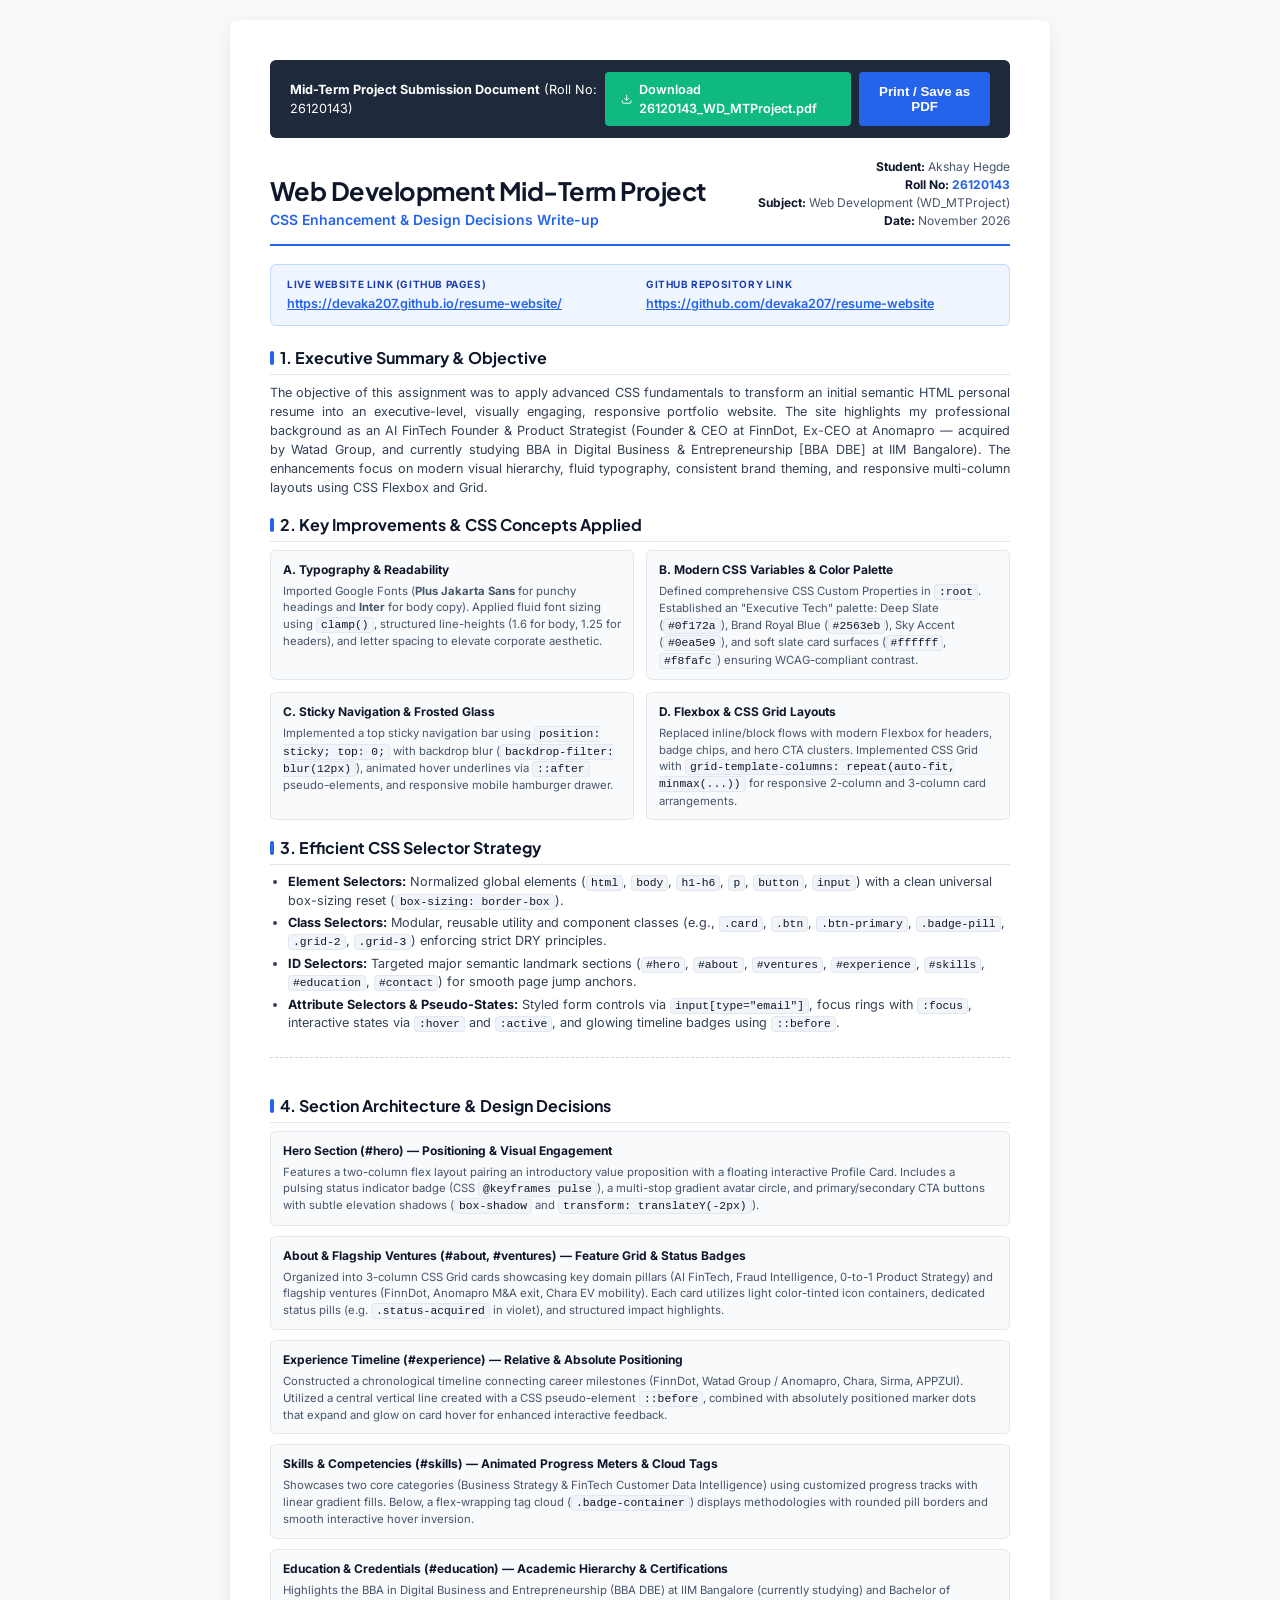
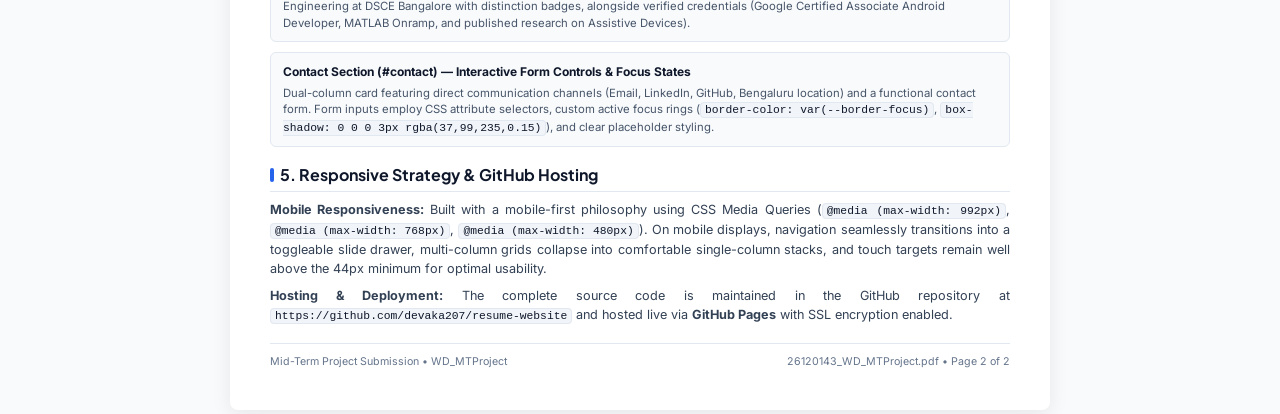
<file: submission_report.html>
<!DOCTYPE html>
<html lang="en">
<head>
  <meta charset="UTF-8">
  <meta name="viewport" content="width=device-width, initial-scale=1.0">
  <title>Submission Report | WD_MTProject | Akshay Hegde</title>
  <link rel="preconnect" href="https://fonts.googleapis.com">
  <link rel="preconnect" href="https://fonts.gstatic.com" crossorigin>
  <link href="https://fonts.googleapis.com/css2?family=Inter:wght@400;500;600;700&family=Plus+Jakarta+Sans:wght@600;700;800&display=swap" rel="stylesheet">
  <style>
    /* Document Base & Print Settings */
    @page {
      size: A4 portrait;
      margin: 1.5cm 1.5cm 1.5cm 1.5cm;
    }

    * {
      box-sizing: border-box;
      margin: 0;
      padding: 0;
    }

    body {
      font-family: 'Inter', -apple-system, BlinkMacSystemFont, 'Segoe UI', Roboto, sans-serif;
      color: #1e293b;
      background-color: #f8fafc;
      line-height: 1.5;
      font-size: 9.5pt;
      -webkit-font-smoothing: antialiased;
    }

    .report-wrapper {
      max-width: 820px;
      margin: 20px auto;
      background-color: #ffffff;
      padding: 40px;
      box-shadow: 0 4px 20px rgba(0, 0, 0, 0.08);
      border-radius: 8px;
    }

    /* Header Bar */
    .doc-header {
      border-bottom: 2px solid #2563eb;
      padding-bottom: 14px;
      margin-bottom: 18px;
      display: flex;
      justify-content: space-between;
      align-items: flex-end;
    }

    .doc-title-group h1 {
      font-family: 'Plus Jakarta Sans', sans-serif;
      font-size: 19pt;
      color: #0f172a;
      letter-spacing: -0.02em;
      line-height: 1.2;
    }

    .doc-subtitle {
      font-size: 10.5pt;
      color: #2563eb;
      font-weight: 600;
      margin-top: 3px;
    }

    .student-meta {
      text-align: right;
      font-size: 9pt;
      color: #475569;
    }

    .student-meta strong {
      color: #0f172a;
    }

    /* Links Highlight Box */
    .links-box {
      background: #eff6ff;
      border: 1.5px solid #bfdbfe;
      border-radius: 6px;
      padding: 12px 16px;
      margin-bottom: 20px;
      display: grid;
      grid-template-columns: 1fr 1fr;
      gap: 12px;
    }

    .link-group-title {
      font-size: 7.5pt;
      text-transform: uppercase;
      font-weight: 700;
      color: #1e40af;
      letter-spacing: 0.06em;
      margin-bottom: 2px;
    }

    .link-url {
      font-size: 9.5pt;
      color: #2563eb;
      font-weight: 600;
      word-break: break-all;
      text-decoration: underline;
    }

    /* Section Headings */
    h2 {
      font-family: 'Plus Jakarta Sans', sans-serif;
      font-size: 12pt;
      color: #0f172a;
      border-bottom: 1px solid #e2e8f0;
      padding-bottom: 4px;
      margin-top: 16px;
      margin-bottom: 8px;
      display: flex;
      align-items: center;
      gap: 6px;
    }

    h2::before {
      content: '';
      display: inline-block;
      width: 4px;
      height: 14px;
      background-color: #2563eb;
      border-radius: 2px;
    }

    h3 {
      font-size: 10pt;
      font-weight: 700;
      color: #1e293b;
      margin-top: 8px;
      margin-bottom: 4px;
    }

    p {
      margin-bottom: 8px;
      color: #334155;
      text-align: justify;
    }

    /* Grids & Cards */
    .grid-2 {
      display: grid;
      grid-template-columns: 1fr 1fr;
      gap: 12px;
      margin-bottom: 10px;
    }

    .card {
      background-color: #f8fafc;
      border: 1px solid #e2e8f0;
      border-radius: 6px;
      padding: 10px 12px;
    }

    .card-title {
      font-size: 9pt;
      font-weight: 700;
      color: #0f172a;
      margin-bottom: 4px;
    }

    .card-text {
      font-size: 8.5pt;
      color: #475569;
      line-height: 1.45;
    }

    /* Bullet Lists */
    ul {
      margin-left: 18px;
      margin-bottom: 10px;
    }

    li {
      margin-bottom: 4px;
      color: #334155;
      line-height: 1.45;
    }

    li strong {
      color: #0f172a;
    }

    /* Code & Tag Pill */
    code {
      font-family: ui-monospace, SFMono-Regular, Menlo, Monaco, Consolas, monospace;
      font-size: 8.5pt;
      background-color: #f1f5f9;
      color: #0f172a;
      padding: 1px 4px;
      border-radius: 4px;
      border: 1px solid #e2e8f0;
    }

    .page-break {
      page-break-before: always;
      break-before: page;
      margin-top: 24px;
      padding-top: 20px;
      border-top: 1px dashed #cbd5e1;
    }

    @media print {
      body {
        background-color: #ffffff;
      }
      .report-wrapper {
        padding: 0;
        margin: 0;
        box-shadow: none;
        max-width: 100%;
      }
      .page-break {
        border-top: none;
        margin-top: 0;
        padding-top: 0;
      }
      .no-print {
        display: none;
      }
    }

    .print-banner {
      background-color: #1e293b;
      color: #ffffff;
      padding: 12px 20px;
      display: flex;
      justify-content: space-between;
      align-items: center;
      border-radius: 6px;
      margin-bottom: 20px;
    }

    .print-btn {
      background-color: #2563eb;
      color: #ffffff;
      border: none;
      padding: 8px 16px;
      border-radius: 4px;
      font-weight: 600;
      cursor: pointer;
    }

    .print-btn:hover {
      background-color: #1d4ed8;
    }
  </style>
</head>
<body>

  <div class="report-wrapper">

    <!-- Interactive Banner for browser printing & direct download -->
    <div class="print-banner no-print">
      <div>
        <strong>Mid-Term Project Submission Document</strong> (Roll No: 26120143)
      </div>
      <div style="display: flex; gap: 8px;">
        <a href="26120143_WD_MTProject.pdf" download="26120143_WD_MTProject.pdf" class="print-btn" style="text-decoration:none; display:inline-flex; align-items:center; gap:6px; background-color: #10b981;">
          <svg width="14" height="14" viewBox="0 0 24 24" fill="none" stroke="currentColor" stroke-width="2"><path d="M21 15v4a2 2 0 0 1-2 2H5a2 2 0 0 1-2-2v-4"/><polyline points="7 10 12 15 17 10"/><line x1="12" y1="15" x2="12" y2="3"/></svg>
          <span>Download 26120143_WD_MTProject.pdf</span>
        </a>
        <button class="print-btn" onclick="window.print()">Print / Save as PDF</button>
      </div>
    </div>

    <!-- Document Header -->
    <header class="doc-header">
      <div class="doc-title-group">
        <h1>Web Development Mid-Term Project</h1>
        <div class="doc-subtitle">CSS Enhancement & Design Decisions Write-up</div>
      </div>
      <div class="student-meta">
        <div><strong>Student:</strong> Akshay Hegde</div>
        <div><strong>Roll No:</strong> <span style="color:#2563eb; font-weight:700;">26120143</span></div>
        <div><strong>Subject:</strong> Web Development (WD_MTProject)</div>
        <div><strong>Date:</strong> November 2026</div>
      </div>
    </header>

    <!-- Submission Mandatory Links Box -->
    <div class="links-box">
      <div>
        <div class="link-group-title">Live Website Link (GitHub Pages)</div>
        <a class="link-url" href="https://devaka207.github.io/resume-website/" target="_blank">https://devaka207.github.io/resume-website/</a>
      </div>
      <div>
        <div class="link-group-title">GitHub Repository Link</div>
        <a class="link-url" href="https://github.com/devaka207/resume-website" target="_blank">https://github.com/devaka207/resume-website</a>
      </div>
    </div>

    <!-- Section 1: Objective & Overview -->
    <h2>1. Executive Summary & Objective</h2>
    <p>
      The objective of this assignment was to apply advanced CSS fundamentals to transform an initial semantic HTML personal resume into an executive-level, visually engaging, responsive portfolio website. The site highlights my professional background as an AI FinTech Founder & Product Strategist (Founder & CEO at FinnDot, Ex-CEO at Anomapro — acquired by Watad Group, and currently studying BBA in Digital Business & Entrepreneurship [BBA DBE] at IIM Bangalore). The enhancements focus on modern visual hierarchy, fluid typography, consistent brand theming, and responsive multi-column layouts using CSS Flexbox and Grid.
    </p>

    <!-- Section 2: Key CSS Improvements Made -->
    <h2>2. Key Improvements & CSS Concepts Applied</h2>
    <div class="grid-2">
      <div class="card">
        <div class="card-title">A. Typography & Readability</div>
        <div class="card-text">
          Imported Google Fonts (<strong>Plus Jakarta Sans</strong> for punchy headings and <strong>Inter</strong> for body copy). Applied fluid font sizing using <code>clamp()</code>, structured line-heights (1.6 for body, 1.25 for headers), and letter spacing to elevate corporate aesthetic.
        </div>
      </div>
      <div class="card">
        <div class="card-title">B. Modern CSS Variables & Color Palette</div>
        <div class="card-text">
          Defined comprehensive CSS Custom Properties in <code>:root</code>. Established an "Executive Tech" palette: Deep Slate (<code>#0f172a</code>), Brand Royal Blue (<code>#2563eb</code>), Sky Accent (<code>#0ea5e9</code>), and soft slate card surfaces (<code>#ffffff</code>, <code>#f8fafc</code>) ensuring WCAG-compliant contrast.
        </div>
      </div>
      <div class="card">
        <div class="card-title">C. Sticky Navigation & Frosted Glass</div>
        <div class="card-text">
          Implemented a top sticky navigation bar using <code>position: sticky; top: 0;</code> with backdrop blur (<code>backdrop-filter: blur(12px)</code>), animated hover underlines via <code>::after</code> pseudo-elements, and responsive mobile hamburger drawer.
        </div>
      </div>
      <div class="card">
        <div class="card-title">D. Flexbox & CSS Grid Layouts</div>
        <div class="card-text">
          Replaced inline/block flows with modern Flexbox for headers, badge chips, and hero CTA clusters. Implemented CSS Grid with <code>grid-template-columns: repeat(auto-fit, minmax(...))</code> for responsive 2-column and 3-column card arrangements.
        </div>
      </div>
    </div>

    <!-- Section 3: Selectors Organization -->
    <h2>3. Efficient CSS Selector Strategy</h2>
    <ul>
      <li><strong>Element Selectors:</strong> Normalized global elements (<code>html</code>, <code>body</code>, <code>h1-h6</code>, <code>p</code>, <code>button</code>, <code>input</code>) with a clean universal box-sizing reset (<code>box-sizing: border-box</code>).</li>
      <li><strong>Class Selectors:</strong> Modular, reusable utility and component classes (e.g., <code>.card</code>, <code>.btn</code>, <code>.btn-primary</code>, <code>.badge-pill</code>, <code>.grid-2</code>, <code>.grid-3</code>) enforcing strict DRY principles.</li>
      <li><strong>ID Selectors:</strong> Targeted major semantic landmark sections (<code>#hero</code>, <code>#about</code>, <code>#ventures</code>, <code>#experience</code>, <code>#skills</code>, <code>#education</code>, <code>#contact</code>) for smooth page jump anchors.</li>
      <li><strong>Attribute Selectors & Pseudo-States:</strong> Styled form controls via <code>input[type="email"]</code>, focus rings with <code>:focus</code>, interactive states via <code>:hover</code> and <code>:active</code>, and glowing timeline badges using <code>::before</code>.</li>
    </ul>

    <!-- Page Break for 2-page document layout -->
    <div class="page-break"></div>

    <!-- Section 4: Section-by-Section Architecture & Design Decisions -->
    <h2>4. Section Architecture & Design Decisions</h2>

    <div class="card" style="margin-bottom: 10px;">
      <div class="card-title">Hero Section (#hero) — Positioning & Visual Engagement</div>
      <div class="card-text">
        Features a two-column flex layout pairing an introductory value proposition with a floating interactive Profile Card. Includes a pulsing status indicator badge (CSS <code>@keyframes pulse</code>), a multi-stop gradient avatar circle, and primary/secondary CTA buttons with subtle elevation shadows (<code>box-shadow</code> and <code>transform: translateY(-2px)</code>).
      </div>
    </div>

    <div class="card" style="margin-bottom: 10px;">
      <div class="card-title">About & Flagship Ventures (#about, #ventures) — Feature Grid & Status Badges</div>
      <div class="card-text">
        Organized into 3-column CSS Grid cards showcasing key domain pillars (AI FinTech, Fraud Intelligence, 0-to-1 Product Strategy) and flagship ventures (FinnDot, Anomapro M&A exit, Chara EV mobility). Each card utilizes light color-tinted icon containers, dedicated status pills (e.g. <code>.status-acquired</code> in violet), and structured impact highlights.
      </div>
    </div>

    <div class="card" style="margin-bottom: 10px;">
      <div class="card-title">Experience Timeline (#experience) — Relative & Absolute Positioning</div>
      <div class="card-text">
        Constructed a chronological timeline connecting career milestones (FinnDot, Watad Group / Anomapro, Chara, Sirma, APPZUI). Utilized a central vertical line created with a CSS pseudo-element <code>::before</code>, combined with absolutely positioned marker dots that expand and glow on card hover for enhanced interactive feedback.
      </div>
    </div>

    <div class="card" style="margin-bottom: 10px;">
      <div class="card-title">Skills & Competencies (#skills) — Animated Progress Meters & Cloud Tags</div>
      <div class="card-text">
        Showcases two core categories (Business Strategy & FinTech Customer Data Intelligence) using customized progress tracks with linear gradient fills. Below, a flex-wrapping tag cloud (<code>.badge-container</code>) displays methodologies with rounded pill borders and smooth interactive hover inversion.
      </div>
    </div>

    <div class="card" style="margin-bottom: 10px;">
      <div class="card-title">Education & Credentials (#education) — Academic Hierarchy & Certifications</div>
      <div class="card-text">
        Highlights the BBA in Digital Business and Entrepreneurship (BBA DBE) at IIM Bangalore (currently studying) and Bachelor of Engineering at DSCE Bangalore with distinction badges, alongside verified credentials (Google Certified Associate Android Developer, MATLAB Onramp, and published research on Assistive Devices).
      </div>
    </div>

    <div class="card" style="margin-bottom: 10px;">
      <div class="card-title">Contact Section (#contact) — Interactive Form Controls & Focus States</div>
      <div class="card-text">
        Dual-column card featuring direct communication channels (Email, LinkedIn, GitHub, Bengaluru location) and a functional contact form. Form inputs employ CSS attribute selectors, custom active focus rings (<code>border-color: var(--border-focus)</code>, <code>box-shadow: 0 0 0 3px rgba(37,99,235,0.15)</code>), and clear placeholder styling.
      </div>
    </div>

    <!-- Section 5: Responsive Strategy & Hosting -->
    <h2>5. Responsive Strategy & GitHub Hosting</h2>
    <p>
      <strong>Mobile Responsiveness:</strong> Built with a mobile-first philosophy using CSS Media Queries (<code>@media (max-width: 992px)</code>, <code>@media (max-width: 768px)</code>, <code>@media (max-width: 480px)</code>). On mobile displays, navigation seamlessly transitions into a toggleable slide drawer, multi-column grids collapse into comfortable single-column stacks, and touch targets remain well above the 44px minimum for optimal usability.
    </p>
    <p>
      <strong>Hosting & Deployment:</strong> The complete source code is maintained in the GitHub repository at <code>https://github.com/devaka207/resume-website</code> and hosted live via <strong>GitHub Pages</strong> with SSL encryption enabled.
    </p>

    <!-- Footer Note -->
    <div style="margin-top: 18px; padding-top: 10px; border-top: 1px solid #e2e8f0; font-size: 8pt; color: #64748b; display: flex; justify-content: space-between;">
      <span>Mid-Term Project Submission • WD_MTProject</span>
      <span>26120143_WD_MTProject.pdf • Page 2 of 2</span>
    </div>

  </div>

</body>
</html>
</file>
<file: styles.css>
/* ==========================================================================
   RESUME & PORTFOLIO STYLESHEET
   Author: Akshay Shridhar
   Role: Manager – Growth & GTM Strategy | AI/ML & Data Science
   Target: Clean, Modern, Executive Tech Theme
   ========================================================================== */

/* --------------------------------------------------------------------------
   1. CSS Custom Properties (Theme Variables)
   -------------------------------------------------------------------------- */
:root {
  /* Brand Color Palette */
  --color-primary: #0f172a;          /* Deep Slate / Charcoal */
  --color-primary-light: #1e293b;    /* Slate Navy */
  --color-brand: #2563eb;            /* Royal / Sapphire Blue */
  --color-brand-hover: #1d4ed8;      /* Deepened Blue */
  --color-accent: #0ea5e9;           /* Electric Cyan / Sky */
  --color-accent-subtle: #e0f2fe;    /* Light Cyan Tint */
  --color-success: #10b981;          /* Emerald Green */
  --color-success-subtle: #d1fae5;   /* Light Emerald Tint */
  --color-purple: #8b5cf6;           /* Vibrant Violet */
  --color-purple-subtle: #ede9fe;    /* Light Violet Tint */

  /* Neutral Background & Surface Shades */
  --bg-page: #f8fafc;                /* Light Off-White Page Background */
  --bg-surface: #ffffff;             /* Crisp Pure White Surface */
  --bg-surface-alt: #f1f5f9;         /* Cool Grey Section Background */
  --bg-nav: rgba(255, 255, 255, 0.85);/* Frosted Translucent Navbar */

  /* Text & Typography Colors */
  --text-main: #0f172a;              /* Primary High-Contrast Dark */
  --text-body: #334155;              /* Body Reading Text */
  --text-muted: #64748b;             /* Supporting Subtitles & Labels */
  --text-inverse: #ffffff;           /* White on Dark */

  /* Borders & Dividers */
  --border-light: #e2e8f0;           /* Subtle Gray Border */
  --border-card: rgba(226, 232, 240, 0.8);
  --border-focus: #2563eb;           /* Focus Ring Accent */

  /* Elevation & Box Shadows */
  --shadow-sm: 0 1px 2px 0 rgba(15, 23, 42, 0.05);
  --shadow-md: 0 4px 6px -1px rgba(15, 23, 42, 0.07), 0 2px 4px -2px rgba(15, 23, 42, 0.05);
  --shadow-lg: 0 10px 15px -3px rgba(15, 23, 42, 0.08), 0 4px 6px -4px rgba(15, 23, 42, 0.04);
  --shadow-hover: 0 20px 25px -5px rgba(15, 23, 42, 0.1), 0 8px 10px -6px rgba(15, 23, 42, 0.04);

  /* Typography Scales */
  --font-heading: 'Plus Jakarta Sans', system-ui, -apple-system, BlinkMacSystemFont, 'Segoe UI', Roboto, sans-serif;
  --font-body: 'Inter', system-ui, -apple-system, BlinkMacSystemFont, 'Segoe UI', Roboto, sans-serif;

  /* Spacing System */
  --space-2xs: 0.25rem;
  --space-xs: 0.5rem;
  --space-sm: 0.75rem;
  --space-md: 1rem;
  --space-lg: 1.5rem;
  --space-xl: 2rem;
  --space-2xl: 3rem;
  --space-3xl: 4.5rem;

  /* Border Radii */
  --radius-sm: 6px;
  --radius-md: 12px;
  --radius-lg: 18px;
  --radius-pill: 9999px;

  /* Smooth Transitions */
  --transition-fast: 150ms ease-in-out;
  --transition-smooth: 250ms cubic-bezier(0.4, 0, 0.2, 1);
}

/* --------------------------------------------------------------------------
   2. Reset & Base Element Selectors
   -------------------------------------------------------------------------- */
*, *::before, *::after {
  box-sizing: border-box;
  margin: 0;
  padding: 0;
}

html {
  font-size: 16px;
  scroll-behavior: smooth;
  scroll-padding-top: 80px; /* Offset for sticky header */
}

body {
  font-family: var(--font-body);
  background-color: var(--bg-page);
  color: var(--text-body);
  line-height: 1.6;
  -webkit-font-smoothing: antialiased;
  -moz-osx-font-smoothing: grayscale;
}

h1, h2, h3, h4, h5, h6 {
  font-family: var(--font-heading);
  color: var(--text-main);
  line-height: 1.25;
  font-weight: 700;
  letter-spacing: -0.02em;
}

p {
  margin-bottom: var(--space-md);
}

p:last-child {
  margin-bottom: 0;
}

a {
  color: var(--color-brand);
  text-decoration: none;
  transition: color var(--transition-fast);
}

a:hover {
  color: var(--color-brand-hover);
}

ul {
  list-style: none;
}

img, svg {
  vertical-align: middle;
}

button, input, textarea {
  font-family: inherit;
  font-size: inherit;
}

/* --------------------------------------------------------------------------
   3. Layout Containers & Grid System
   -------------------------------------------------------------------------- */
.container {
  width: 100%;
  max-width: 1180px;
  margin-left: auto;
  margin-right: auto;
  padding-left: var(--space-lg);
  padding-right: var(--space-lg);
}

.section {
  padding-top: var(--space-3xl);
  padding-bottom: var(--space-3xl);
  position: relative;
}

/* Section Header Styles */
.section-header {
  text-align: center;
  max-width: 720px;
  margin: 0 auto var(--space-2xl) auto;
}

.section-tag {
  display: inline-block;
  font-size: 0.8125rem;
  font-weight: 700;
  text-transform: uppercase;
  letter-spacing: 0.08em;
  color: var(--color-brand);
  background-color: rgba(37, 99, 235, 0.08);
  padding: 0.3rem 0.85rem;
  border-radius: var(--radius-pill);
  margin-bottom: var(--space-sm);
}

.section-title {
  font-size: clamp(1.85rem, 3.5vw, 2.5rem);
  margin-bottom: var(--space-sm);
}

.section-subtitle {
  font-size: 1.1rem;
  color: var(--text-muted);
  line-height: 1.55;
}

/* Flexbox & Grid Utility Classes */
.grid {
  display: grid;
  gap: var(--space-xl);
}

.grid-2 {
  grid-template-columns: repeat(2, 1fr);
}

.grid-3 {
  grid-template-columns: repeat(3, 1fr);
}

/* Generic Reusable Card Component */
.card {
  background-color: var(--bg-surface);
  border: 1px solid var(--border-light);
  border-radius: var(--radius-md);
  padding: var(--space-xl);
  box-shadow: var(--shadow-sm);
  transition: transform var(--transition-smooth), box-shadow var(--transition-smooth), border-color var(--transition-smooth);
}

.card:hover {
  transform: translateY(-4px);
  box-shadow: var(--shadow-hover);
  border-color: rgba(37, 99, 235, 0.25);
}

/* --------------------------------------------------------------------------
   4. Header & Sticky Navigation Bar (Positioning & Flexbox)
   -------------------------------------------------------------------------- */
#main-header {
  position: sticky;
  top: 0;
  z-index: 1000;
  background-color: var(--bg-nav);
  backdrop-filter: blur(12px);
  -webkit-backdrop-filter: blur(12px);
  border-bottom: 1px solid var(--border-light);
  transition: box-shadow var(--transition-fast);
}

.nav-container {
  display: flex;
  align-items: center;
  justify-content: space-between;
  height: 72px;
  max-width: 1180px;
  margin: 0 auto;
  padding: 0 var(--space-lg);
}

/* Brand Logo */
.brand-logo {
  display: flex;
  align-items: center;
  gap: var(--space-sm);
  font-family: var(--font-heading);
  font-weight: 800;
  color: var(--text-main);
}

.logo-mark {
  display: inline-flex;
  align-items: center;
  justify-content: center;
  width: 38px;
  height: 38px;
  background: linear-gradient(135deg, var(--color-brand) 0%, var(--color-accent) 100%);
  color: var(--text-inverse);
  font-size: 0.95rem;
  font-weight: 800;
  border-radius: var(--radius-sm);
  box-shadow: 0 4px 10px rgba(37, 99, 235, 0.3);
}

.logo-text {
  font-size: 1.15rem;
  letter-spacing: -0.01em;
}

/* Nav Menu & Links */
.nav-list {
  display: flex;
  align-items: center;
  gap: var(--space-lg);
}

.nav-link {
  font-size: 0.9375rem;
  font-weight: 500;
  color: var(--text-body);
  padding: var(--space-xs) var(--space-2xs);
  position: relative;
  transition: color var(--transition-fast);
}

.nav-link:hover,
.nav-link.active-nav {
  color: var(--color-brand);
}

/* Animated Underline Effect for Nav Links */
.nav-link::after {
  content: '';
  position: absolute;
  bottom: -2px;
  left: 0;
  width: 0;
  height: 2px;
  background-color: var(--color-brand);
  transition: width var(--transition-smooth);
}

.nav-link:hover::after,
.nav-link.active-nav::after {
  width: 100%;
}

/* Call to Action Button in Nav */
.nav-cta {
  background-color: var(--color-brand);
  color: var(--text-inverse) !important;
  padding: 0.5rem 1.1rem;
  border-radius: var(--radius-pill);
  font-weight: 600;
  transition: background-color var(--transition-fast), transform var(--transition-fast);
}

.nav-cta::after {
  display: none;
}

.nav-cta:hover {
  background-color: var(--color-brand-hover);
  transform: translateY(-1px);
}

/* Mobile Nav Hamburger Toggle */
.nav-toggle {
  display: none;
  background: transparent;
  border: none;
  cursor: pointer;
  padding: var(--space-xs);
  flex-direction: column;
  gap: 5px;
}

.nav-toggle .bar {
  display: block;
  width: 24px;
  height: 2px;
  background-color: var(--text-main);
  border-radius: 2px;
  transition: transform var(--transition-fast), opacity var(--transition-fast);
}

/* --------------------------------------------------------------------------
   5. Hero Section (Flexbox, Positioning, & Badges)
   -------------------------------------------------------------------------- */
.hero-section {
  padding-top: calc(var(--space-3xl) + 1rem);
  padding-bottom: var(--space-3xl);
  background: linear-gradient(180deg, #ffffff 0%, var(--bg-page) 100%);
  position: relative;
  overflow: hidden;
}

/* Subtle background accent glow */
.hero-section::before {
  content: '';
  position: absolute;
  top: -100px;
  right: -50px;
  width: 500px;
  height: 500px;
  background: radial-gradient(circle, rgba(37, 99, 235, 0.08) 0%, rgba(14, 165, 233, 0) 70%);
  border-radius: 50%;
  pointer-events: none;
}

.hero-container {
  display: flex;
  align-items: center;
  justify-content: space-between;
  gap: var(--space-2xl);
}

.hero-content {
  flex: 1 1 55%;
}

.badge-pill {
  display: inline-flex;
  align-items: center;
  gap: var(--space-xs);
  background-color: rgba(16, 185, 129, 0.1);
  color: #065f46;
  font-size: 0.8125rem;
  font-weight: 600;
  padding: 0.35rem 0.85rem;
  border-radius: var(--radius-pill);
  border: 1px solid rgba(16, 185, 129, 0.2);
  margin-bottom: var(--space-md);
}

.pulse-indicator {
  width: 8px;
  height: 8px;
  background-color: var(--color-success);
  border-radius: 50%;
  box-shadow: 0 0 0 0 rgba(16, 185, 129, 0.7);
  animation: pulse 2s infinite;
}

@keyframes pulse {
  0% {
    transform: scale(0.95);
    box-shadow: 0 0 0 0 rgba(16, 185, 129, 0.7);
  }
  70% {
    transform: scale(1);
    box-shadow: 0 0 0 6px rgba(16, 185, 129, 0);
  }
  100% {
    transform: scale(0.95);
    box-shadow: 0 0 0 0 rgba(16, 185, 129, 0);
  }
}

.hero-title {
  font-size: clamp(2.25rem, 5vw, 3.5rem);
  font-weight: 800;
  line-height: 1.15;
  margin-bottom: var(--space-sm);
}

.text-highlight {
  background: linear-gradient(135deg, var(--color-brand) 0%, var(--color-accent) 100%);
  -webkit-background-clip: text;
  -webkit-text-fill-color: transparent;
}

.hero-subtitle {
  font-size: clamp(1.1rem, 2vw, 1.35rem);
  font-weight: 600;
  color: var(--text-main);
  margin-bottom: var(--space-xs);
}

.hero-quote {
  font-style: italic;
  font-size: 1.1rem;
  color: var(--color-brand);
  font-weight: 500;
  margin-bottom: var(--space-md);
}

.company-tag {
  color: var(--color-brand);
  background-color: rgba(37, 99, 235, 0.08);
  padding: 0.15rem 0.5rem;
  border-radius: var(--radius-sm);
  font-weight: 700;
}

.hero-description {
  font-size: 1.05rem;
  color: var(--text-body);
  max-width: 600px;
  margin-bottom: var(--space-xl);
  line-height: 1.65;
}

/* Button Component Styles */
.hero-actions {
  display: flex;
  flex-wrap: wrap;
  align-items: center;
  gap: var(--space-md);
  margin-bottom: var(--space-2xl);
}

.btn {
  display: inline-flex;
  align-items: center;
  justify-content: center;
  gap: var(--space-xs);
  padding: 0.75rem 1.4rem;
  font-size: 0.95rem;
  font-weight: 600;
  border-radius: var(--radius-sm);
  cursor: pointer;
  border: 1px solid transparent;
  transition: all var(--transition-fast);
  text-decoration: none;
}

.btn-primary {
  background-color: var(--color-brand);
  color: var(--text-inverse);
  box-shadow: 0 4px 12px rgba(37, 99, 235, 0.25);
}

.btn-primary:hover {
  background-color: var(--color-brand-hover);
  color: var(--text-inverse);
  transform: translateY(-2px);
  box-shadow: 0 6px 16px rgba(37, 99, 235, 0.35);
}

.btn-download {
  background: linear-gradient(135deg, #2563eb 0%, #0ea5e9 100%);
  color: var(--text-inverse) !important;
  box-shadow: 0 4px 12px rgba(37, 99, 235, 0.28);
}

.btn-download:hover {
  transform: translateY(-2px);
  box-shadow: 0 6px 18px rgba(14, 165, 233, 0.4);
  color: var(--text-inverse) !important;
}

.nav-download {
  display: inline-flex;
  align-items: center;
  gap: 5px;
  background-color: rgba(37, 99, 235, 0.08);
  color: var(--color-brand) !important;
  padding: 0.35rem 0.85rem;
  border-radius: var(--radius-pill);
  font-weight: 600;
  border: 1px solid rgba(37, 99, 235, 0.2);
  transition: all var(--transition-fast);
}

.nav-download::after {
  display: none !important;
}

.nav-download:hover {
  background-color: var(--color-brand);
  color: var(--text-inverse) !important;
  transform: translateY(-1px);
}

.btn-secondary {
  background-color: var(--color-primary-light);
  color: var(--text-inverse);
}

.btn-secondary:hover {
  background-color: var(--color-primary);
  color: var(--text-inverse);
  transform: translateY(-2px);
}

.btn-outline {
  background-color: var(--bg-surface);
  color: var(--text-body);
  border-color: var(--border-light);
}

.btn-outline:hover {
  background-color: var(--bg-surface-alt);
  color: var(--color-brand);
  border-color: var(--color-brand);
  transform: translateY(-2px);
}

.btn-icon, .social-icon {
  flex-shrink: 0;
}

/* Hero Stats Bar */
.hero-stats {
  display: flex;
  align-items: center;
  gap: var(--space-2xl);
  padding-top: var(--space-lg);
  border-top: 1px solid var(--border-light);
}

.stat-item {
  display: flex;
  flex-direction: column;
}

.stat-number {
  font-family: var(--font-heading);
  font-size: 1.85rem;
  font-weight: 800;
  color: var(--color-brand);
  line-height: 1.1;
}

.stat-label {
  font-size: 0.8125rem;
  color: var(--text-muted);
  font-weight: 500;
  margin-top: 2px;
}

/* Hero Visual & Profile Card */
.hero-visual {
  flex: 1 1 40%;
  display: flex;
  justify-content: center;
}

.profile-card {
  width: 100%;
  max-width: 360px;
  background-color: var(--bg-surface);
  border: 1px solid var(--border-light);
  border-radius: var(--radius-lg);
  padding: var(--space-2xl) var(--space-xl);
  text-align: center;
  box-shadow: var(--shadow-lg);
  position: relative;
  transition: transform var(--transition-smooth);
}

.profile-card:hover {
  transform: translateY(-6px);
}

/* Avatar Initials Gradient Circle */
.profile-avatar-container {
  position: relative;
  width: 110px;
  height: 110px;
  margin: 0 auto var(--space-lg) auto;
}

.avatar-gradient-circle {
  width: 100%;
  height: 100%;
  border-radius: 50%;
  background: linear-gradient(135deg, #1e293b 0%, #2563eb 50%, #0ea5e9 100%);
  display: flex;
  align-items: center;
  justify-content: center;
  box-shadow: 0 8px 20px rgba(37, 99, 235, 0.25);
  border: 4px solid #ffffff;
}

.avatar-initials {
  font-family: var(--font-heading);
  font-size: 2.25rem;
  font-weight: 800;
  color: #ffffff;
  letter-spacing: 1px;
}

.online-status {
  position: absolute;
  bottom: 6px;
  right: 6px;
  width: 18px;
  height: 18px;
  background-color: var(--color-success);
  border: 3px solid #ffffff;
  border-radius: 50%;
}

.profile-name {
  font-size: 1.35rem;
  margin-bottom: var(--space-2xs);
}

.profile-role {
  font-size: 0.9rem;
  font-weight: 600;
  color: var(--color-brand);
  margin-bottom: var(--space-2xs);
}

.profile-location {
  display: inline-flex;
  align-items: center;
  gap: 4px;
  font-size: 0.8125rem;
  color: var(--text-muted);
  margin-bottom: var(--space-lg);
}

/* Tag Pills inside Profile Card */
.profile-tags {
  display: flex;
  flex-wrap: wrap;
  gap: var(--space-xs);
  justify-content: center;
  margin-bottom: var(--space-xl);
}

.tag {
  font-size: 0.75rem;
  font-weight: 600;
  background-color: var(--bg-surface-alt);
  color: var(--text-body);
  padding: 0.25rem 0.65rem;
  border-radius: var(--radius-pill);
  border: 1px solid var(--border-light);
}

.profile-connect {
  display: flex;
  gap: var(--space-sm);
  border-top: 1px solid var(--border-light);
  padding-top: var(--space-md);
}

.profile-link {
  flex: 1;
  display: inline-flex;
  align-items: center;
  justify-content: center;
  gap: 6px;
  padding: 0.55rem 0.85rem;
  font-size: 0.85rem;
  font-weight: 600;
  color: var(--text-body);
  background-color: var(--bg-page);
  border-radius: var(--radius-sm);
  border: 1px solid var(--border-light);
}

.profile-link:hover {
  background-color: var(--color-brand);
  color: var(--text-inverse);
  border-color: var(--color-brand);
}

/* --------------------------------------------------------------------------
   6. About Section (Feature Cards Grid)
   -------------------------------------------------------------------------- */
.about-section {
  background-color: var(--bg-surface);
}

.card-icon-wrapper {
  width: 52px;
  height: 52px;
  border-radius: var(--radius-md);
  display: inline-flex;
  align-items: center;
  justify-content: center;
  margin-bottom: var(--space-md);
}

.bg-blue-subtle {
  background-color: rgba(37, 99, 235, 0.1);
  color: var(--color-brand);
}

.bg-cyan-subtle {
  background-color: rgba(14, 165, 233, 0.1);
  color: var(--color-accent);
}

.bg-indigo-subtle {
  background-color: rgba(139, 92, 246, 0.1);
  color: var(--color-purple);
}

.card-title {
  font-size: 1.25rem;
  margin-bottom: var(--space-xs);
}

.card-body {
  font-size: 0.95rem;
  color: var(--text-body);
  line-height: 1.6;
  margin-bottom: var(--space-md);
}

.card-list {
  border-top: 1px solid var(--border-light);
  padding-top: var(--space-sm);
}

.card-list li {
  position: relative;
  padding-left: 1.25rem;
  font-size: 0.875rem;
  color: var(--text-muted);
  margin-bottom: 0.35rem;
}

.card-list li::before {
  content: "→";
  position: absolute;
  left: 0;
  color: var(--color-brand);
  font-weight: bold;
}

/* --------------------------------------------------------------------------
   7. Experience Timeline Section (Positioning & Pseudoelements)
   -------------------------------------------------------------------------- */
.experience-section {
  background-color: var(--bg-page);
}

.timeline {
  position: relative;
  max-width: 900px;
  margin: 0 auto;
}

/* Vertical line connecting timeline events */
.timeline::before {
  content: '';
  position: absolute;
  top: 15px;
  bottom: 20px;
  left: 20px;
  width: 3px;
  background: linear-gradient(180deg, var(--color-brand) 0%, var(--color-accent) 100%);
  border-radius: 2px;
}

.timeline-item {
  position: relative;
  display: flex;
  gap: var(--space-xl);
  margin-bottom: var(--space-2xl);
}

.timeline-item:last-child {
  margin-bottom: 0;
}

/* Timeline Dot / Marker */
.timeline-marker {
  position: relative;
  flex-shrink: 0;
  width: 42px;
  height: 42px;
  background-color: var(--bg-page);
  display: flex;
  align-items: center;
  justify-content: center;
  z-index: 2;
}

.marker-dot {
  width: 16px;
  height: 16px;
  border-radius: 50%;
  background-color: var(--color-brand);
  border: 4px solid #ffffff;
  box-shadow: 0 0 0 3px rgba(37, 99, 235, 0.25);
  transition: transform var(--transition-fast);
}

.timeline-item:hover .marker-dot {
  transform: scale(1.25);
  background-color: var(--color-accent);
}

.timeline-card {
  flex: 1;
}

.timeline-header {
  display: flex;
  justify-content: space-between;
  align-items: flex-start;
  margin-bottom: var(--space-sm);
  flex-wrap: wrap;
  gap: var(--space-xs);
}

.timeline-badge {
  display: inline-block;
  font-size: 0.75rem;
  font-weight: 700;
  background-color: rgba(37, 99, 235, 0.1);
  color: var(--color-brand);
  padding: 0.2rem 0.6rem;
  border-radius: var(--radius-pill);
  margin-bottom: 0.35rem;
}

.badge-success {
  background-color: rgba(16, 185, 129, 0.12);
  color: #065f46;
  border: 1px solid rgba(16, 185, 129, 0.25);
}

.badge-secondary {
  background-color: rgba(100, 116, 139, 0.1);
  color: var(--text-muted);
}

.timeline-role {
  font-size: 1.25rem;
  margin-bottom: 2px;
}

.timeline-company {
  font-size: 0.95rem;
  font-weight: 500;
  color: var(--text-muted);
}

.timeline-date {
  font-size: 0.85rem;
  font-weight: 600;
  color: var(--color-brand);
  background-color: var(--bg-surface-alt);
  padding: 0.25rem 0.75rem;
  border-radius: var(--radius-pill);
  border: 1px solid var(--border-light);
}

.timeline-summary {
  font-size: 0.95rem;
  color: var(--text-body);
  margin-bottom: var(--space-md);
  font-weight: 500;
}

.timeline-points {
  margin-bottom: var(--space-lg);
}

.timeline-points li {
  position: relative;
  padding-left: 1.35rem;
  font-size: 0.925rem;
  color: var(--text-body);
  margin-bottom: 0.5rem;
  line-height: 1.55;
}

.timeline-points li::before {
  content: '•';
  position: absolute;
  left: 0;
  color: var(--color-brand);
  font-size: 1.25rem;
  line-height: 1;
}

.item-tags {
  display: flex;
  flex-wrap: wrap;
  gap: var(--space-xs);
  border-top: 1px solid var(--border-light);
  padding-top: var(--space-sm);
}

.tech-tag {
  font-size: 0.785rem;
  font-weight: 600;
  background-color: var(--bg-surface-alt);
  color: var(--text-muted);
  padding: 0.2rem 0.6rem;
  border-radius: var(--radius-sm);
  border: 1px solid var(--border-light);
}

/* --------------------------------------------------------------------------
   8. Skills & Progress Bars Section
   -------------------------------------------------------------------------- */
.skills-section {
  background-color: var(--bg-surface);
}

.skill-category-header {
  display: flex;
  align-items: flex-start;
  gap: var(--space-md);
  margin-bottom: var(--space-xl);
}

.category-icon {
  font-size: 2rem;
  line-height: 1;
}

.category-title {
  font-size: 1.25rem;
  margin-bottom: 2px;
}

.category-description {
  font-size: 0.875rem;
  color: var(--text-muted);
}

.skills-list {
  display: flex;
  flex-direction: column;
  gap: var(--space-lg);
}

.skill-meta {
  display: flex;
  justify-content: space-between;
  font-size: 0.875rem;
  font-weight: 600;
  color: var(--text-main);
  margin-bottom: var(--space-2xs);
}

.skill-percent {
  color: var(--color-brand);
}

.skill-track {
  width: 100%;
  height: 8px;
  background-color: var(--bg-surface-alt);
  border-radius: var(--radius-pill);
  overflow: hidden;
}

.skill-progress {
  height: 100%;
  background: linear-gradient(90deg, var(--color-brand) 0%, var(--color-accent) 100%);
  border-radius: var(--radius-pill);
  transition: width 1s ease-in-out;
}

.skill-progress.bg-accent {
  background: linear-gradient(90deg, var(--color-accent) 0%, #38bdf8 100%);
}

/* Badges Cloud Component */
.skills-cloud {
  margin-top: var(--space-2xl);
  text-align: center;
}

.cloud-title {
  font-size: 1.1rem;
  margin-bottom: var(--space-md);
  color: var(--text-main);
}

.badge-container {
  display: flex;
  flex-wrap: wrap;
  justify-content: center;
  gap: var(--space-xs);
}

.cloud-badge {
  font-size: 0.85rem;
  font-weight: 600;
  color: var(--text-body);
  background-color: var(--bg-page);
  padding: 0.45rem 1rem;
  border-radius: var(--radius-pill);
  border: 1px solid var(--border-light);
  transition: all var(--transition-fast);
}

.cloud-badge:hover {
  background-color: var(--color-brand);
  color: var(--text-inverse);
  border-color: var(--color-brand);
  transform: translateY(-2px);
}

/* --------------------------------------------------------------------------
   9. Featured Strategic Projects (Grid & Flexbox Card Layout)
   -------------------------------------------------------------------------- */
.projects-section,
.ventures-section {
  background-color: var(--bg-page);
}

.project-card {
  display: flex;
  flex-direction: column;
  justify-content: space-between;
  height: 100%;
}

.project-header {
  display: flex;
  justify-content: space-between;
  align-items: center;
  margin-bottom: var(--space-sm);
}

.project-category {
  font-size: 0.75rem;
  font-weight: 700;
  text-transform: uppercase;
  color: var(--color-brand);
  letter-spacing: 0.05em;
}

.project-status {
  font-size: 0.7rem;
  font-weight: 600;
  background-color: rgba(16, 185, 129, 0.1);
  color: #065f46;
  padding: 0.15rem 0.5rem;
  border-radius: var(--radius-pill);
}

.status-acquired {
  background-color: rgba(139, 92, 246, 0.12);
  color: #6d28d9;
}

.project-role-tag {
  font-size: 0.8125rem;
  font-weight: 600;
  color: var(--color-brand);
  margin-bottom: var(--space-xs);
}

.project-title {
  font-size: 1.25rem;
  margin-bottom: var(--space-xs);
}

.project-description {
  font-size: 0.925rem;
  color: var(--text-body);
  margin-bottom: var(--space-md);
  flex-grow: 1;
}

.project-impact {
  background-color: rgba(37, 99, 235, 0.05);
  border-left: 3px solid var(--color-brand);
  padding: var(--space-xs) var(--space-sm);
  border-radius: 0 var(--radius-sm) var(--radius-sm) 0;
  margin-bottom: var(--space-md);
  font-size: 0.85rem;
}

.impact-label {
  font-weight: 700;
  color: var(--color-brand);
  margin-right: 4px;
}

.impact-value {
  color: var(--text-main);
  font-weight: 600;
}

.project-stack {
  display: flex;
  flex-wrap: wrap;
  gap: 6px;
  border-top: 1px solid var(--border-light);
  padding-top: var(--space-sm);
}

.mini-tag {
  font-size: 0.725rem;
  font-weight: 600;
  background-color: var(--bg-surface-alt);
  color: var(--text-muted);
  padding: 0.15rem 0.5rem;
  border-radius: var(--radius-sm);
}

/* --------------------------------------------------------------------------
   10. Education & Certifications Section
   -------------------------------------------------------------------------- */
.education-section {
  background-color: var(--bg-surface);
}

.education-grid {
  max-width: 900px;
  margin: 0 auto;
  display: flex;
  flex-direction: column;
  gap: var(--space-xl);
}

.edu-card {
  display: flex;
  gap: var(--space-xl);
  align-items: flex-start;
}

.edu-icon {
  width: 56px;
  height: 56px;
  background: linear-gradient(135deg, rgba(37, 99, 235, 0.15) 0%, rgba(14, 165, 233, 0.15) 100%);
  color: var(--color-brand);
  border-radius: var(--radius-md);
  display: flex;
  align-items: center;
  justify-content: center;
  flex-shrink: 0;
}

.edu-content {
  flex: 1;
}

.edu-header {
  display: flex;
  justify-content: space-between;
  align-items: flex-start;
  margin-bottom: var(--space-sm);
  flex-wrap: wrap;
  gap: var(--space-xs);
}

.edu-degree {
  font-size: 1.3rem;
  margin-bottom: 2px;
}

.edu-school {
  font-size: 1rem;
  color: var(--text-muted);
  font-weight: 500;
}

.edu-badge {
  font-size: 0.75rem;
  font-weight: 700;
  color: var(--color-brand);
  background-color: rgba(37, 99, 235, 0.1);
  padding: 0.25rem 0.75rem;
  border-radius: var(--radius-pill);
}

.badge-prestigious {
  background-color: rgba(245, 158, 11, 0.12);
  color: #b45309;
  border: 1px solid rgba(245, 158, 11, 0.3);
}

.edu-description {
  font-size: 0.95rem;
  color: var(--text-body);
  margin-bottom: var(--space-md);
  line-height: 1.6;
}

/* Certifications & Research Styles */
.cert-card {
  margin-top: var(--space-xs);
}

.cert-title {
  font-size: 1.2rem;
  margin-bottom: var(--space-lg);
  color: var(--text-main);
}

.cert-grid {
  display: grid;
  grid-template-columns: repeat(auto-fit, minmax(240px, 1fr));
  gap: var(--space-md);
}

.cert-item {
  display: flex;
  align-items: flex-start;
  gap: var(--space-md);
  padding: var(--space-md);
  background-color: var(--bg-surface-alt);
  border-radius: var(--radius-sm);
  border: 1px solid var(--border-light);
}

.cert-badge-icon {
  font-size: 1.5rem;
  line-height: 1;
}

.cert-name {
  font-size: 0.925rem;
  font-weight: 600;
  color: var(--text-main);
  margin-bottom: 2px;
}

.cert-issuer {
  font-size: 0.8rem;
  color: var(--text-muted);
}

/* --------------------------------------------------------------------------
   11. Contact Section & Interactive Form (CSS Form Selectors)
   -------------------------------------------------------------------------- */
.contact-section {
  background-color: var(--bg-page);
}

.contact-wrapper {
  display: grid;
  grid-template-columns: 1fr 1fr;
  gap: var(--space-2xl);
  padding: var(--space-2xl);
  background-color: var(--bg-surface);
  border-radius: var(--radius-lg);
  box-shadow: var(--shadow-lg);
}

.contact-title {
  font-size: 2rem;
  margin-top: var(--space-xs);
  margin-bottom: var(--space-md);
}

.contact-text {
  font-size: 1rem;
  color: var(--text-muted);
  margin-bottom: var(--space-xl);
  line-height: 1.6;
}

.contact-details {
  display: flex;
  flex-direction: column;
  gap: var(--space-md);
}

.contact-item {
  display: flex;
  align-items: center;
  gap: var(--space-md);
}

.contact-icon-box {
  width: 44px;
  height: 44px;
  background-color: var(--bg-surface-alt);
  color: var(--color-brand);
  border-radius: var(--radius-sm);
  display: flex;
  align-items: center;
  justify-content: center;
  flex-shrink: 0;
  transition: background-color var(--transition-fast), color var(--transition-fast);
}

.contact-item:hover .contact-icon-box {
  background-color: var(--color-brand);
  color: var(--text-inverse);
}

.detail-label {
  display: block;
  font-size: 0.75rem;
  font-weight: 600;
  text-transform: uppercase;
  color: var(--text-muted);
  letter-spacing: 0.05em;
}

.detail-value {
  font-size: 0.95rem;
  font-weight: 600;
  color: var(--text-main);
}

.detail-value:hover {
  color: var(--color-brand);
}

/* Form Styles */
.contact-form {
  display: flex;
  flex-direction: column;
  gap: var(--space-md);
}

.form-group {
  display: flex;
  flex-direction: column;
  gap: 0.35rem;
}

.form-label {
  font-size: 0.875rem;
  font-weight: 600;
  color: var(--text-main);
}

/* Attribute Selectors for Form Fields */
.form-input,
.form-textarea {
  width: 100%;
  padding: 0.75rem 1rem;
  font-size: 0.95rem;
  color: var(--text-main);
  background-color: var(--bg-surface-alt);
  border: 1px solid var(--border-light);
  border-radius: var(--radius-sm);
  outline: none;
  transition: border-color var(--transition-fast), box-shadow var(--transition-fast), background-color var(--transition-fast);
}

.form-input:focus,
.form-textarea:focus {
  background-color: #ffffff;
  border-color: var(--border-focus);
  box-shadow: 0 0 0 3px rgba(37, 99, 235, 0.15);
}

.form-input::placeholder,
.form-textarea::placeholder {
  color: #94a3b8;
}

.form-textarea {
  resize: vertical;
  min-height: 110px;
}

.btn-block {
  width: 100%;
  margin-top: var(--space-xs);
}

/* --------------------------------------------------------------------------
   12. Footer Section (Flexbox Alignment)
   -------------------------------------------------------------------------- */
.main-footer {
  background-color: var(--color-primary);
  color: #94a3b8;
  padding: var(--space-2xl) 0;
  border-top: 1px solid rgba(255, 255, 255, 0.1);
}

.footer-container {
  display: flex;
  justify-content: space-between;
  align-items: center;
  flex-wrap: wrap;
  gap: var(--space-lg);
}

.footer-left {
  display: flex;
  align-items: center;
  gap: var(--space-md);
}

.footer-logo {
  display: inline-flex;
  align-items: center;
  justify-content: center;
  width: 36px;
  height: 36px;
  background: linear-gradient(135deg, var(--color-brand) 0%, var(--color-accent) 100%);
  color: #ffffff;
  font-weight: 800;
  border-radius: var(--radius-sm);
  font-size: 0.85rem;
}

.footer-copy {
  font-size: 0.875rem;
  margin: 0;
  color: #94a3b8;
}

.footer-links {
  display: flex;
  gap: var(--space-lg);
}

.footer-links a {
  color: #cbd5e1;
  font-size: 0.875rem;
  font-weight: 500;
  transition: color var(--transition-fast);
}

.footer-links a:hover {
  color: #ffffff;
}

/* --------------------------------------------------------------------------
   13. Responsive Media Queries (Mobile & Tablet Layouts)
   -------------------------------------------------------------------------- */
@media (max-width: 992px) {
  .hero-container {
    flex-direction: column;
    text-align: center;
  }

  .hero-content {
    display: flex;
    flex-direction: column;
    align-items: center;
  }

  .hero-actions {
    justify-content: center;
  }

  .hero-stats {
    justify-content: center;
    width: 100%;
  }

  .grid-3 {
    grid-template-columns: repeat(2, 1fr);
  }

  .contact-wrapper {
    grid-template-columns: 1fr;
  }
}

@media (max-width: 768px) {
  /* Navigation Hamburger Drawer */
  .nav-toggle {
    display: flex;
  }

  .nav-menu {
    position: absolute;
    top: 72px;
    left: 0;
    right: 0;
    background-color: var(--bg-surface);
    border-bottom: 1px solid var(--border-light);
    box-shadow: var(--shadow-lg);
    padding: var(--space-lg);
    display: none;
  }

  .nav-menu.active {
    display: block;
  }

  .nav-list {
    flex-direction: column;
    align-items: flex-start;
    gap: var(--space-md);
  }

  .nav-link {
    font-size: 1.05rem;
    width: 100%;
    display: block;
  }

  .nav-cta {
    display: inline-block;
    text-align: center;
    width: 100%;
  }

  /* Grid Layouts to Single Column */
  .grid-2, .grid-3 {
    grid-template-columns: 1fr;
  }

  /* Timeline on Mobile */
  .timeline::before {
    left: 14px;
  }

  .timeline-marker {
    width: 30px;
    height: 30px;
  }

  .marker-dot {
    width: 12px;
    height: 12px;
    border-width: 3px;
  }

  .timeline-item {
    gap: var(--space-md);
  }

  .timeline-header {
    flex-direction: column;
    align-items: flex-start;
  }

  .edu-card {
    flex-direction: column;
    gap: var(--space-md);
  }

  .footer-container {
    flex-direction: column;
    text-align: center;
    align-items: center;
  }

  .footer-left {
    flex-direction: column;
  }
}

@media (max-width: 480px) {
  .hero-stats {
    flex-direction: column;
    gap: var(--space-md);
  }

  .hero-actions {
    flex-direction: column;
    width: 100%;
  }

  .hero-actions .btn {
    width: 100%;
  }

  .profile-card {
    padding: var(--space-lg);
  }
}
</file>
